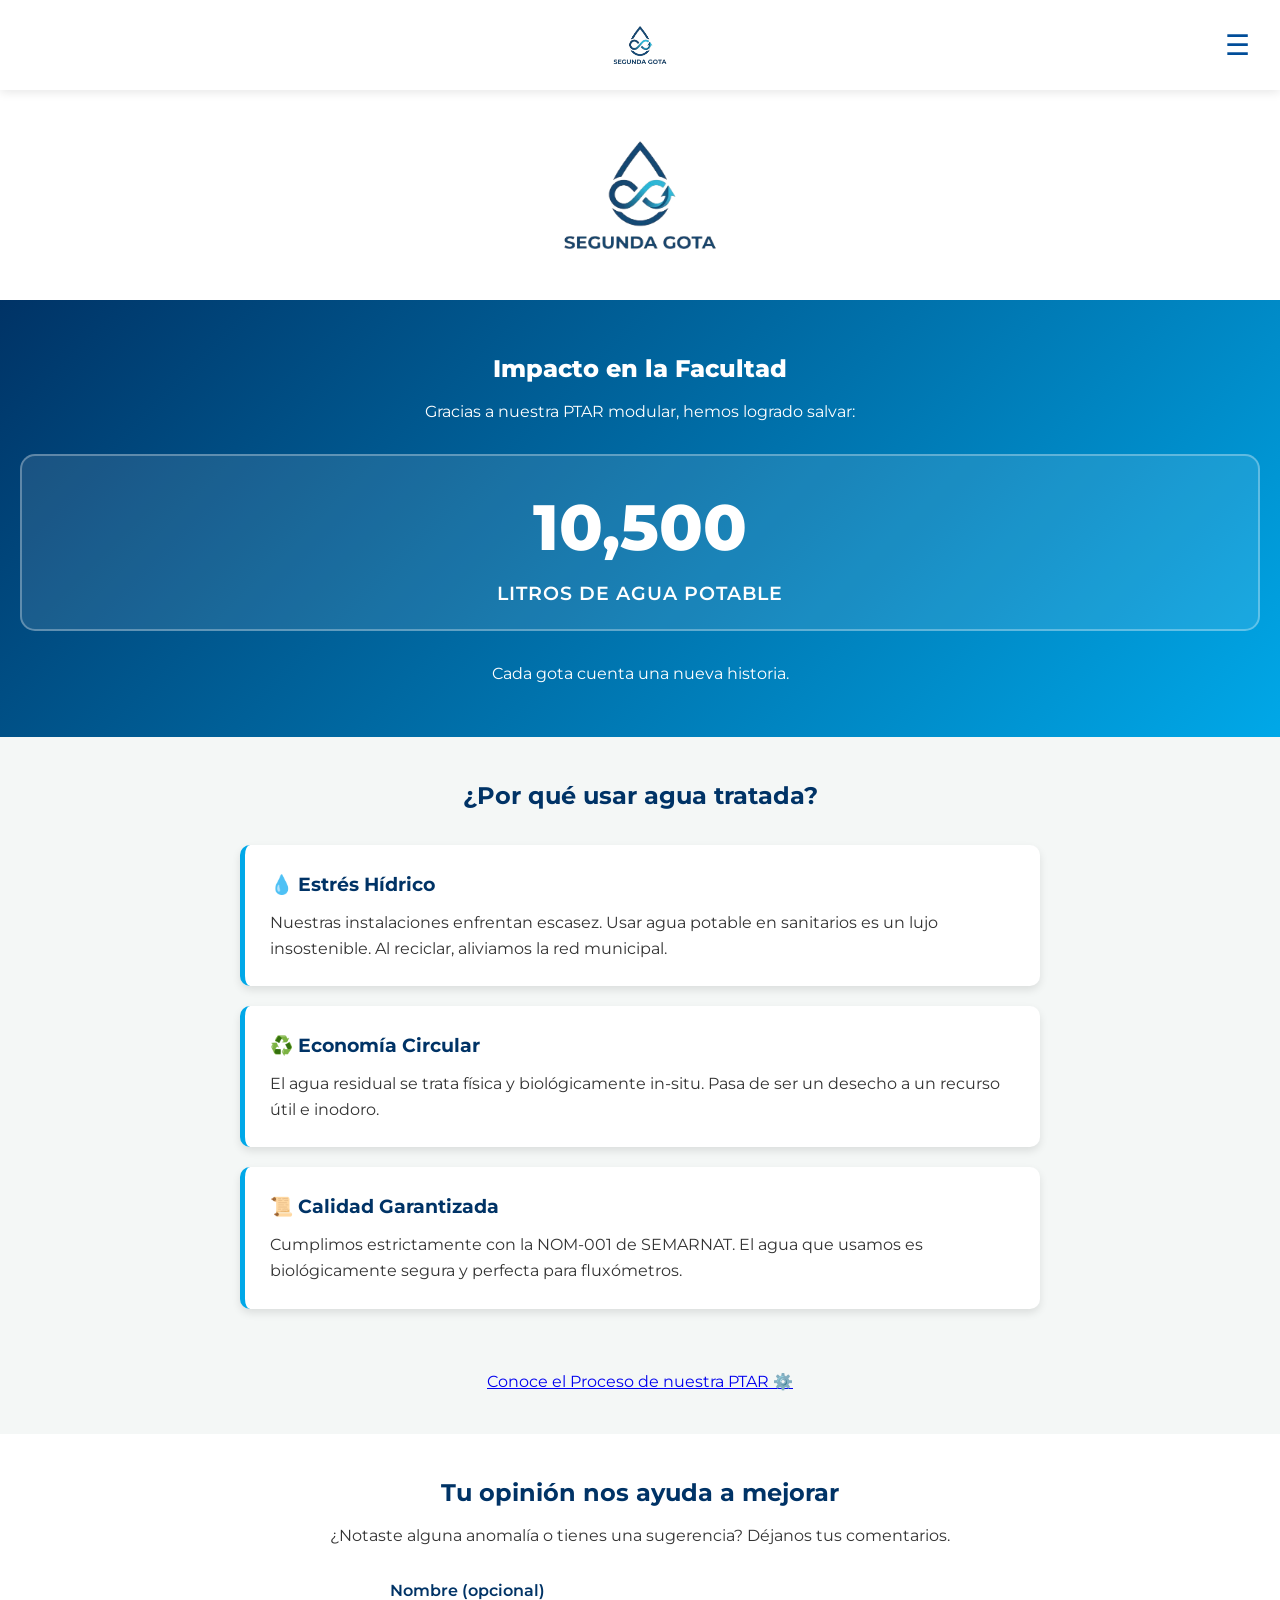
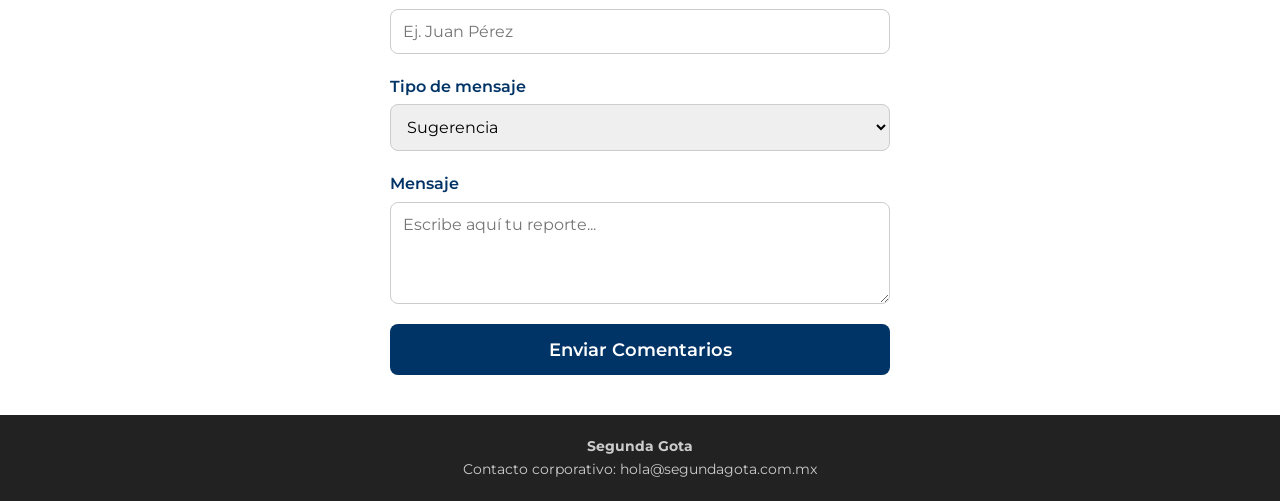
<file: index.html>
<!-- Encabezado con Logo Centrado y Hamburguesa a la Derecha -->
    <header class="main-header">
        <!-- Único logo, centrado -->
        <img src="logo.png" alt="Logo Segunda Gota" class="logo">
        
        <!-- Botón de hamburguesa -->
        <button class="hamburger-btn" id="menu-toggle">☰</button>
    </header>

    <!-- Menú lateral oculto -->
    <nav class="sidebar" id="sidebar-menu">
        <button class="close-btn" id="close-menu">&times;</button>
        <ul class="sidebar-links">
            <li><a href="#" id="btn-inicio">Inicio</a></li>
            <li><a href="#" id="btn-transparencia">Transparencia y Normatividad</a></li>
        </ul>
    </nav>

    <!-- Modal / Sección de Transparencia (El Folleto Digital) -->
    <div class="modal-overlay" id="modal-info">
        <div class="modal-content">
            <button class="close-modal" id="close-modal">&times;</button>
            
            <h2>Segunda Gota: Ingeniería con Conciencia Ambiental</h2>
            <p class="subtitle">Conoce el respaldo legal y técnico que garantiza nuestra tecnología.</p>
            
            <div class="info-section">
                <h3>🏢 Naturaleza Corporativa</h3>
                <p>Somos una <strong>Sociedad por Acciones Simplificada (S.A.S.)</strong> legalmente constituida en México. Nos especializamos en infraestructura hídrica sustentable, operando bajo un modelo de suministro de agua como servicio (WaaS).</p>
            </div>

            <div class="info-section">
                <h3>📜 Nuestro Compromiso Normativo</h3>
                <ul class="normas-list">
                    <li><strong>NOM-001-SEMARNAT-2021:</strong> Cumplimiento estricto de los límites permisibles de contaminantes. Agua 100% segura y libre de olores.</li>
                    <li><strong>NOM-003-SEMARNAT-1997:</strong> Reúso seguro del agua tratada en servicios sanitarios con contacto indirecto.</li>
                    <li><strong>NOM-018 y NOM-004-STPS:</strong> Riguroso sistema de seguridad laboral en el manejo de sustancias y maquinaria.</li>
                    <li><strong>Auditoría Continua:</strong> Monitoreo mensual avalado por laboratorios con certificación <strong>EMA</strong>.</li>
                </ul>
            </div>

            <div class="info-section">
                <h3>👥 El Equipo</h3>
                <ul class="team-list">
                    <li><strong>Alan Avila</strong> - Dirección Ejecutiva y Estrategia Corporativa (CEO)</li>
                    <li><strong>Michel Alexis De la Palma</strong> - Operaciones e Innovación Hídrica (CTO)</li>
                    <li><strong>Fabian Aaron Morales Reyes</strong> - Inteligencia Financiera y Viabilidad (CFO)</li>
                    <li><strong>Víctor Saúl Vargas Hernández</strong> - Desarrollo de Negocios y Relaciones Institucionales (CMO)</li>
                </ul>
            </div>
        </div>
    </div>
<!DOCTYPE html>
<html lang="es">
<head>
    <meta charset="UTF-8">
    <meta name="viewport" content="width=device-width, initial-scale=1.0">
    <title>Segunda Gota - Impacto Hídrico</title>
    <link rel="stylesheet" href="styles.css">
    <!-- Fuente de Google -->
    <link href="https://fonts.googleapis.com/css2?family=Montserrat:wght@400;600;800&display=swap" rel="stylesheet">
</head>
<body>

    <!-- Encabezado con Logo -->
    <header>
        <div class="logo-container">
            <!-- Reemplaza "logo.png" con la ruta real de su logo -->
            <img src="logo.png" alt="Logo Segunda Gota" class="logo">
        </div>
    </header>

    <!-- Sección Principal: Litros Ahorrados -->
    <section class="hero">
        <h1>Impacto en la Facultad</h1>
        <p>Gracias a nuestra PTAR modular, hemos logrado salvar:</p>
        <div class="counter-box">
            <span id="litros-contador" class="numero" data-target="15000">0</span>
            <span class="unidad">Litros de Agua Potable</span>
        </div>
        <p class="subtext">Cada gota cuenta una nueva historia.</p>
    </section>

    <!-- Sección Educativa -->
    <section class="info-educativa">
        <h2>¿Por qué usar agua tratada?</h2>
        <div class="cards-container">
            <div class="card">
                <h3>💧 Estrés Hídrico</h3>
                <p>Nuestras instalaciones enfrentan escasez. Usar agua potable en sanitarios es un lujo insostenible. Al reciclar, aliviamos la red municipal.</p>
            </div>
            <div class="card">
                <h3>♻️ Economía Circular</h3>
                <p>El agua residual se trata física y biológicamente in-situ. Pasa de ser un desecho a un recurso útil e inodoro.</p>
            </div>
            <div class="card">
                <h3>📜 Calidad Garantizada</h3>
                <p>Cumplimos estrictamente con la NOM-001 de SEMARNAT. El agua que usamos es biológicamente segura y perfecta para fluxómetros.</p>
            </div>
            <!-- ESTE ES EL NUEVO BOTÓN -->
        <div style="margin-top: 40px;">
            <a href="proceso.html" class="btn-secundario">Conoce el Proceso de nuestra PTAR ⚙️</a>
        </div>
    </section>
        </div>
    </section>

    <!-- Formulario de Quejas y Sugerencias -->
    <section class="contacto">
        <h2>Tu opinión nos ayuda a mejorar</h2>
        <p>¿Notaste alguna anomalía o tienes una sugerencia? Déjanos tus comentarios.</p>
        
        <form id="feedback-form">
            <div class="form-group">
                <label for="nombre">Nombre (opcional)</label>
                <input type="text" id="nombre" name="nombre" placeholder="Ej. Juan Pérez">
            </div>
            <div class="form-group">
                <label for="tipo">Tipo de mensaje</label>
                <select id="tipo" name="tipo">
                    <option value="sugerencia">Sugerencia</option>
                    <option value="queja">Queja / Falla en sanitario</option>
                    <option value="duda">Duda sobre el proceso</option>
                </select>
            </div>
            <div class="form-group">
                <label for="mensaje">Mensaje</label>
                <textarea id="mensaje" name="mensaje" rows="4" placeholder="Escribe aquí tu reporte..." required></textarea>
            </div>
            <button type="submit" class="btn-submit">Enviar Comentarios</button>
        </form>
    </section>

    <!-- Pie de página -->
    <footer>
        <p><strong>Segunda Gota</strong>
        <p>Contacto corporativo: hola@segundagota.com.mx</p>
    </footer>

    <script src="script.js"></script>
</body>
</html>
</file>
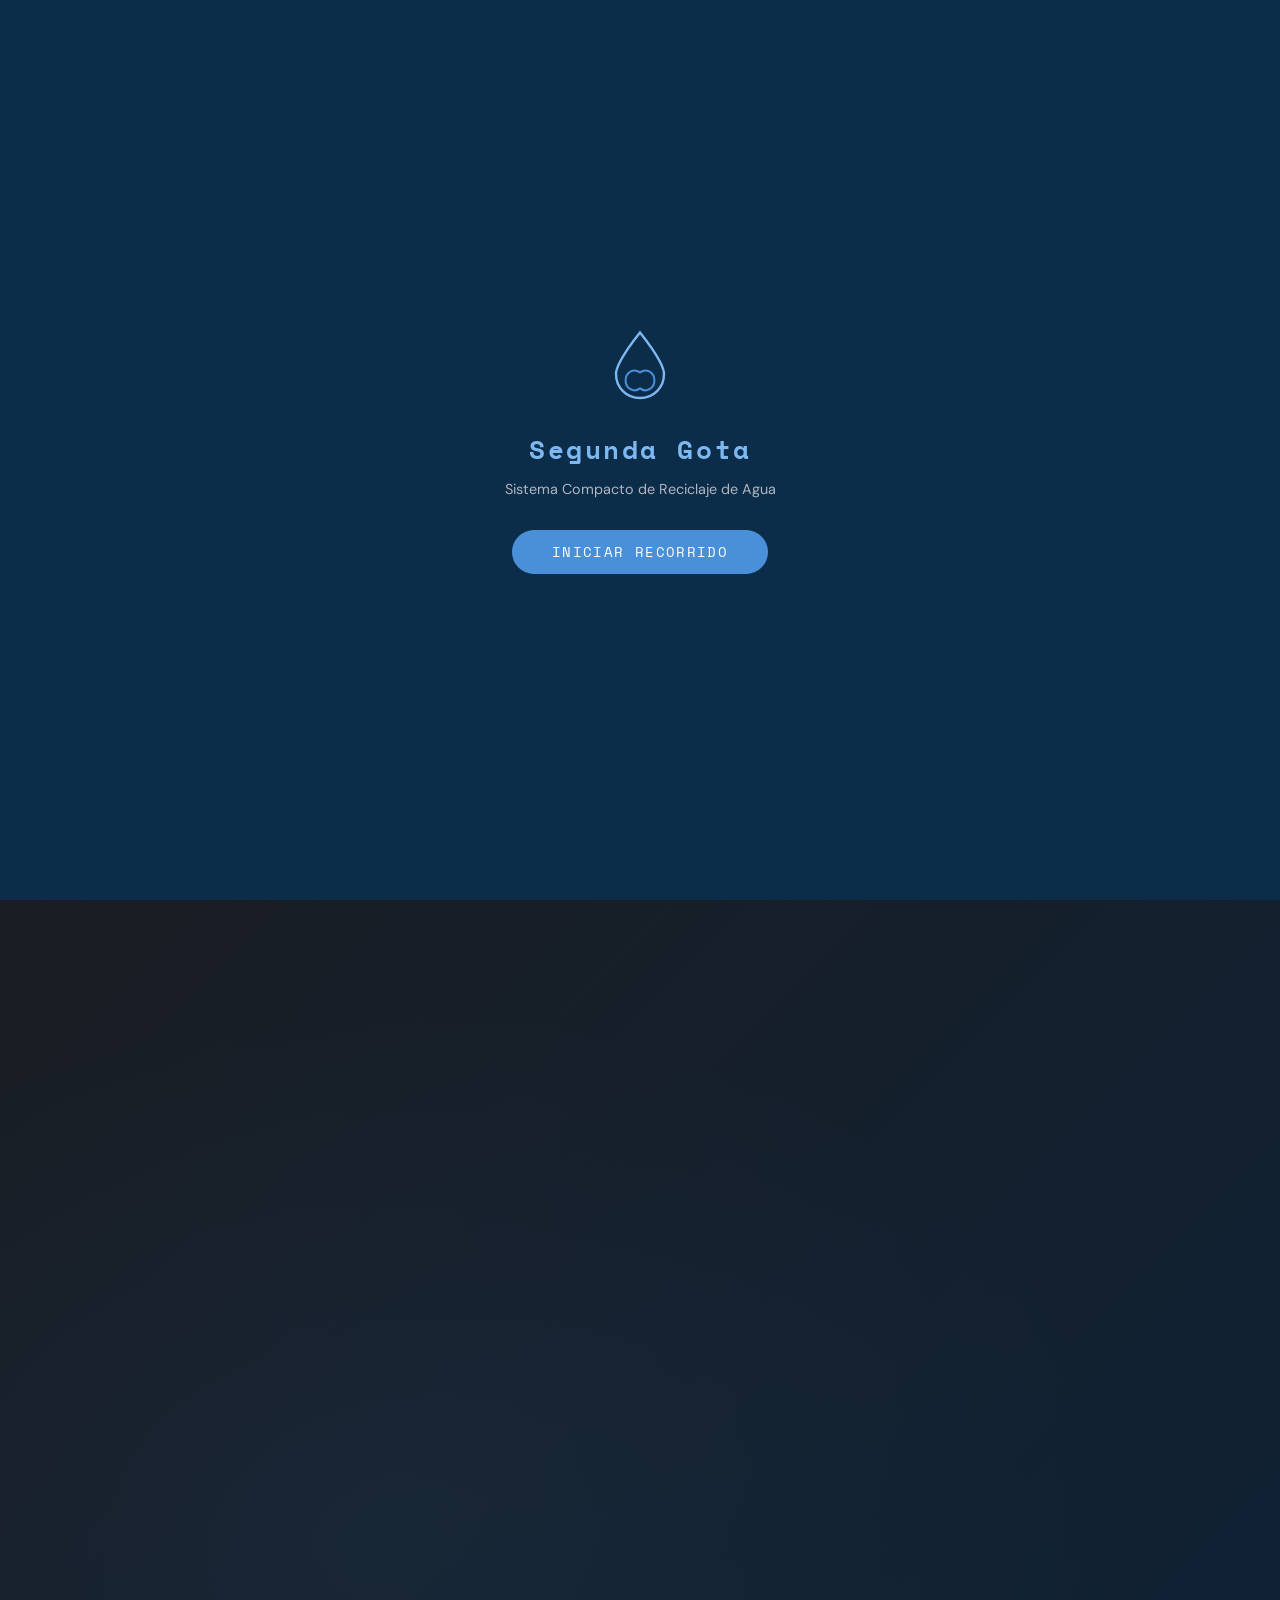
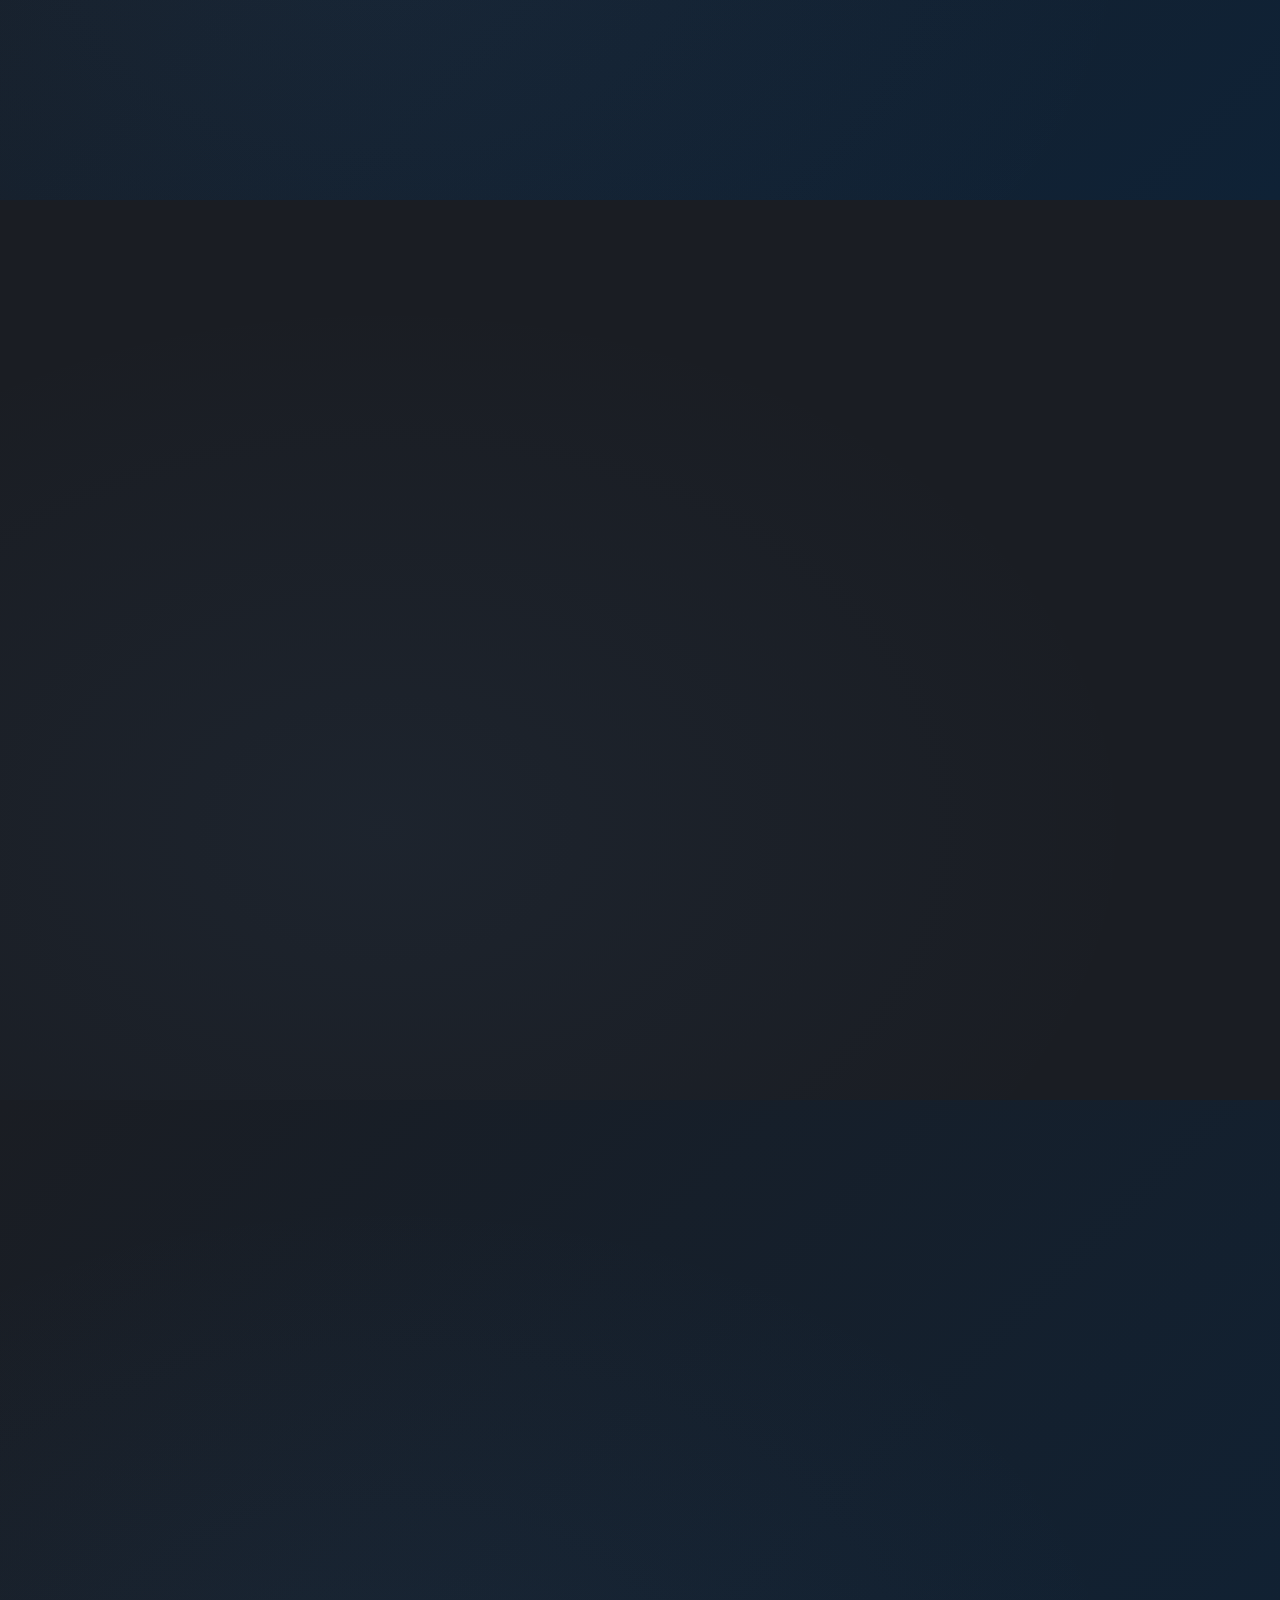
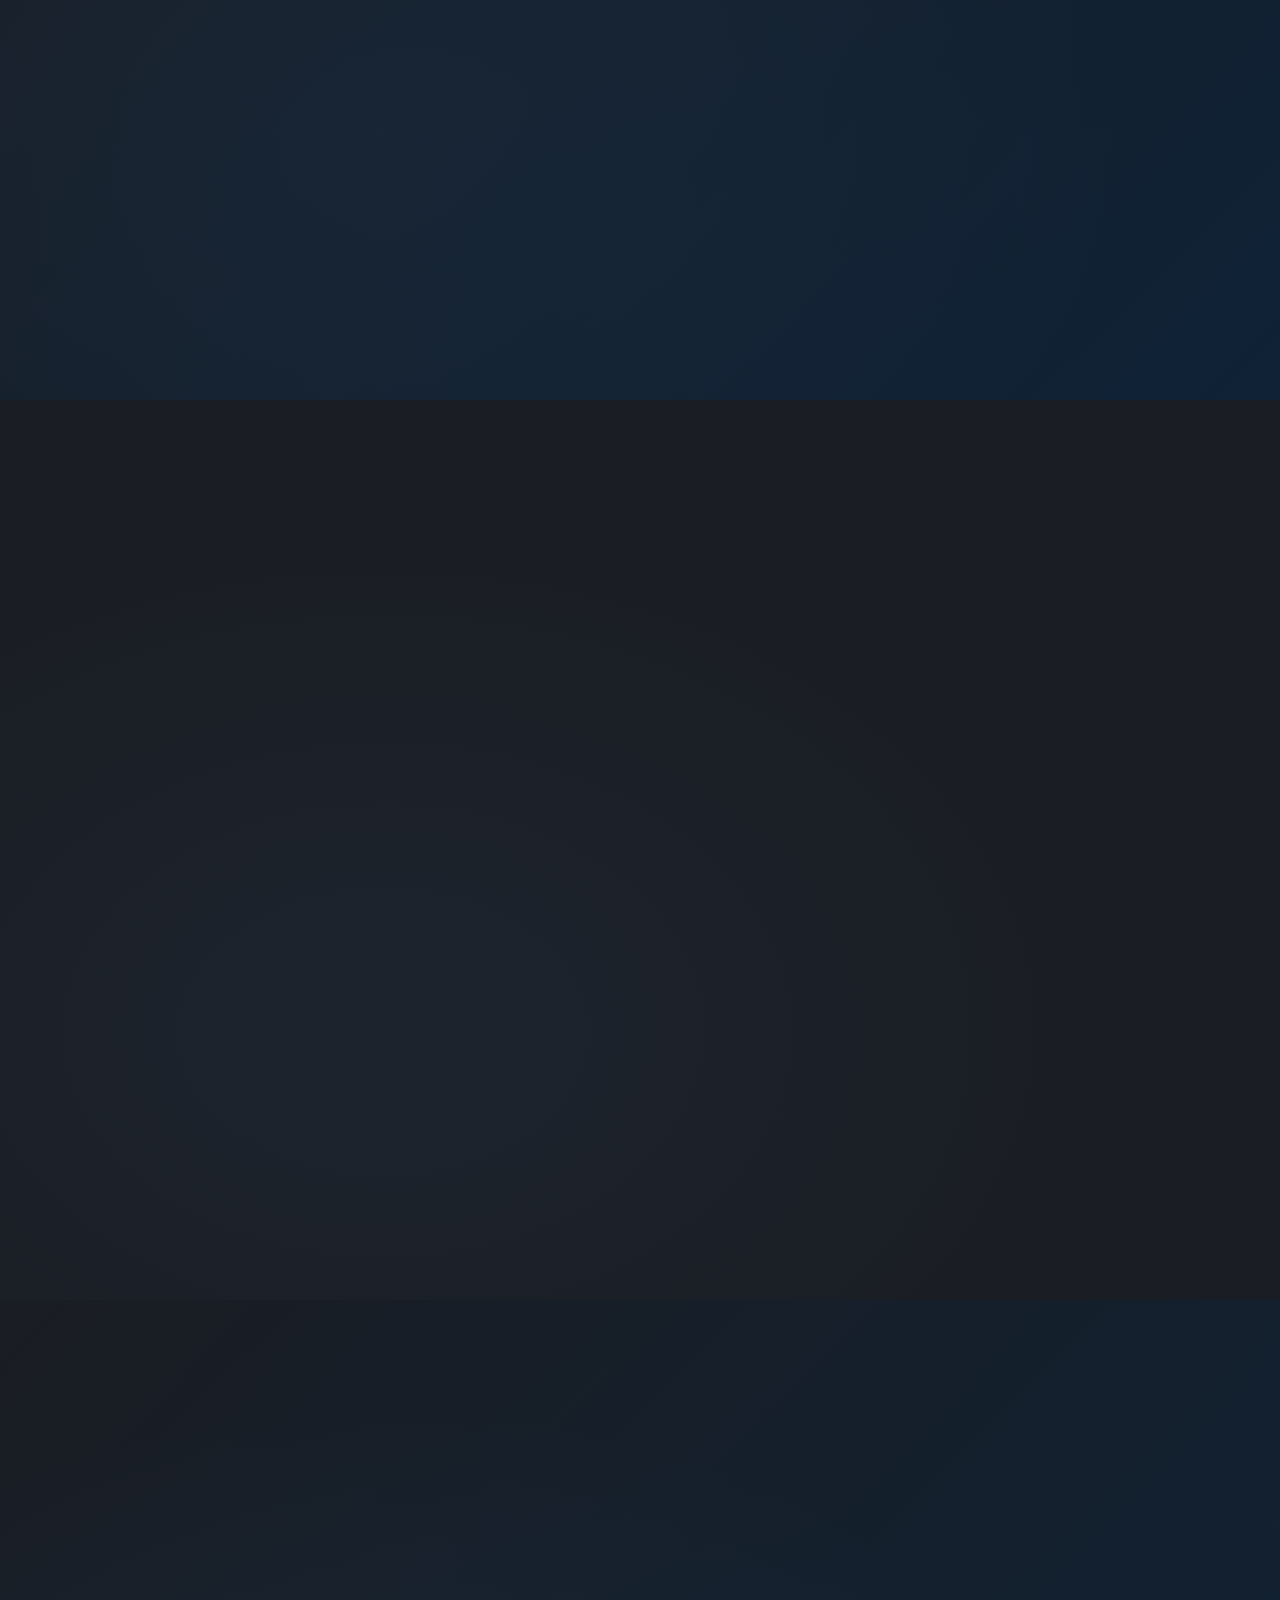
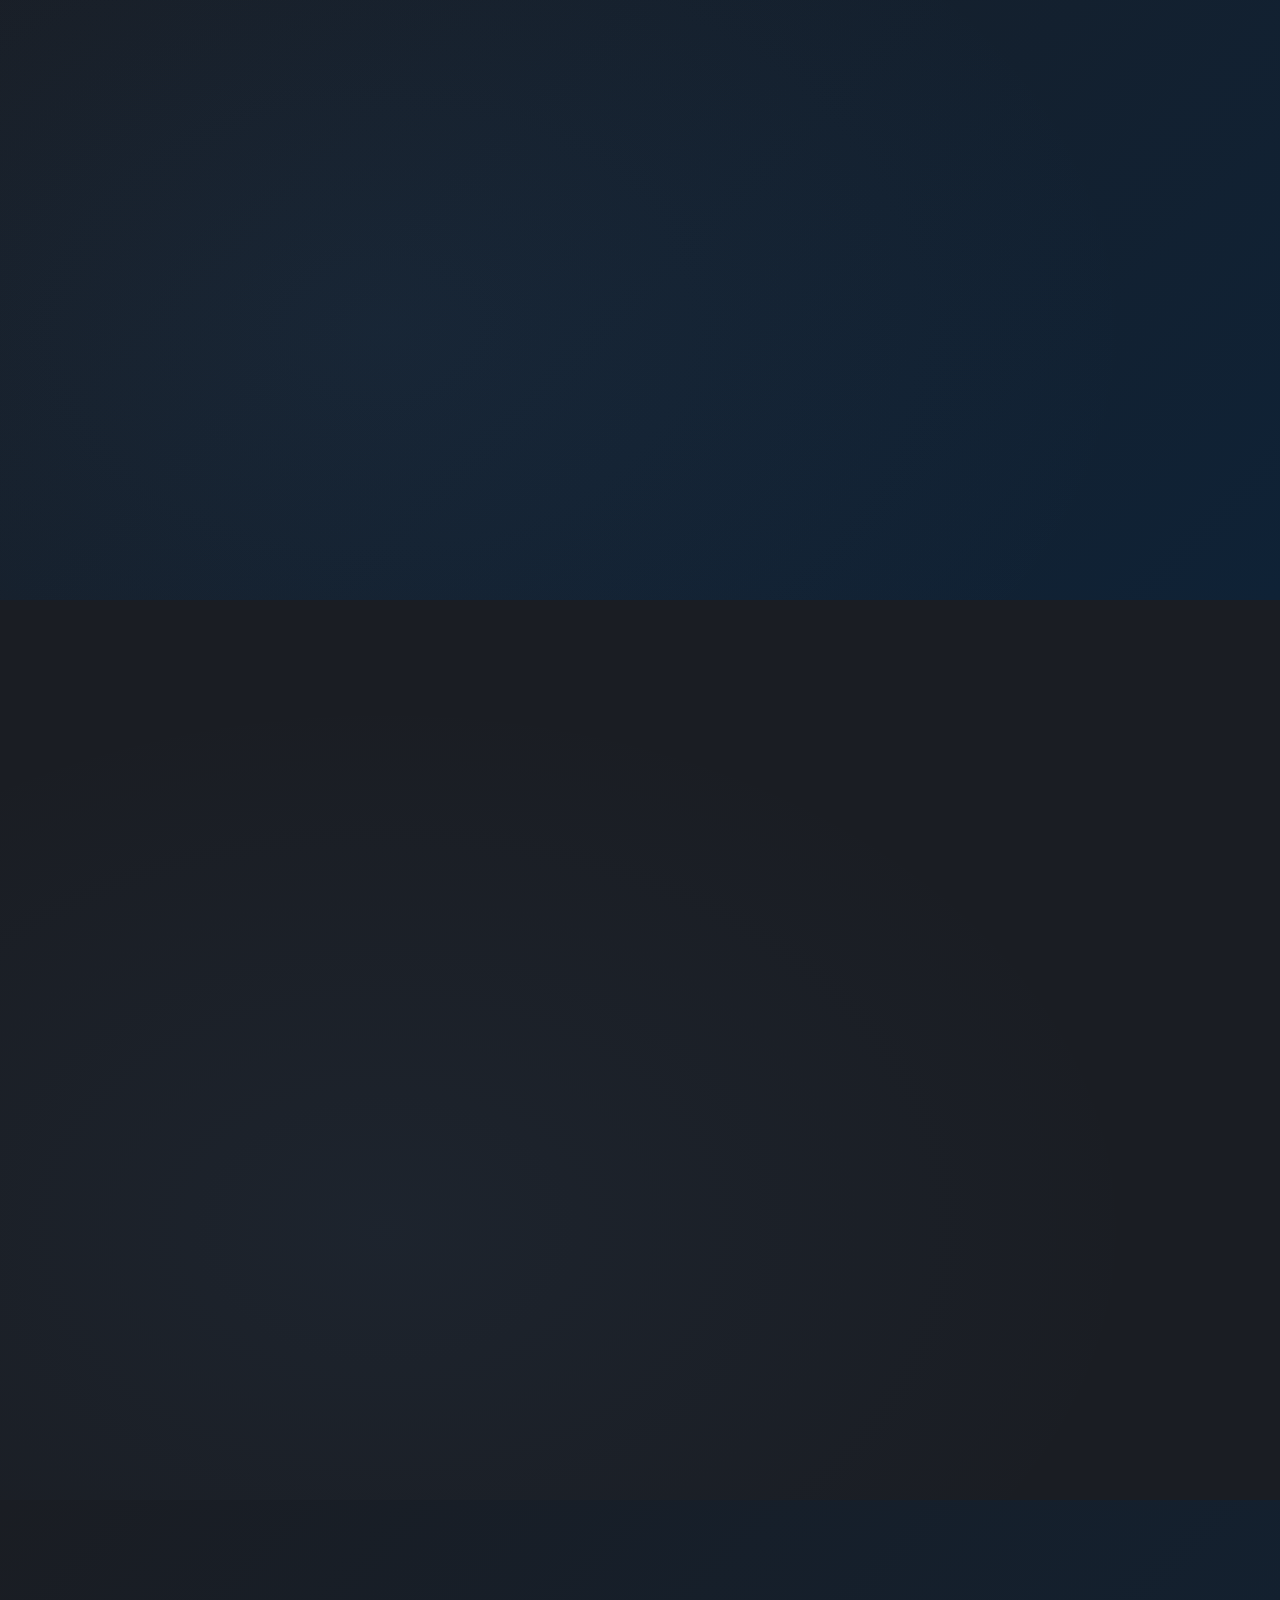
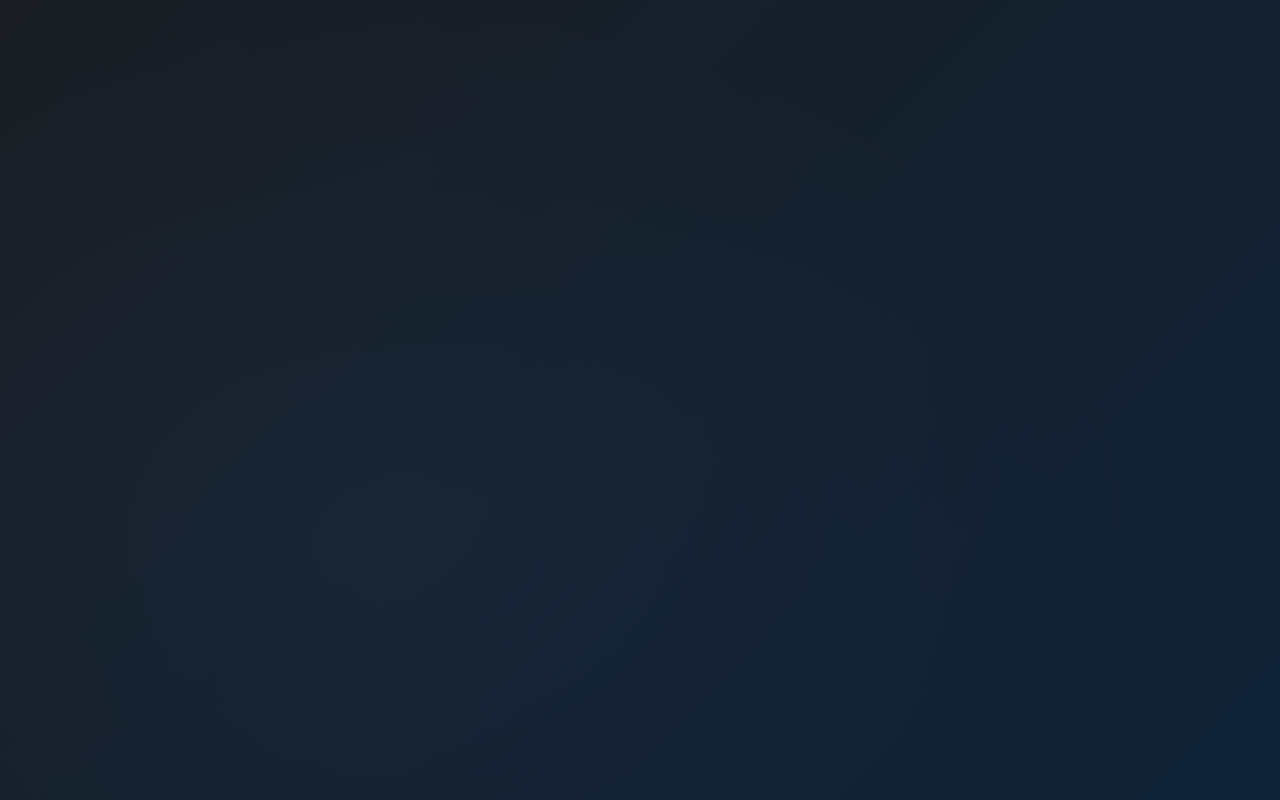
<file: proceso.html>
<!DOCTYPE html>
<html lang="es">
<head>
<meta charset="UTF-8">
<meta name="viewport" content="width=device-width, initial-scale=1.0">
<title>Segunda Gota — Proceso de Tratamiento de Agua</title>
<link href="https://fonts.googleapis.com/css2?family=DM+Sans:ital,wght@0,400;0,500;0,700&family=Space+Mono:wght@400;700&display=swap" rel="stylesheet">
<style>
/* === RESET & BASE === */
*,*::before,*::after{margin:0;padding:0;box-sizing:border-box}
:root{
  --blue-900:#0c2d4a;--blue-800:#1a4a7a;--blue-700:#1e5a94;
  --blue-500:#4a90d9;--blue-300:#7eb8f0;--blue-100:#d0e6fa;
  --gray-900:#1a1d23;--gray-700:#3a3f4b;--gray-500:#6b7280;
  --gray-300:#b0b5bf;--gray-100:#e8eaed;--gray-50:#f4f5f7;
  --brown-dirty:#8b6914;--brown-water:#a07828;--green-ok:#2d8a56;
  --stage-dur:8s;
}
html{scroll-behavior:smooth}
body{
  font-family:'DM Sans',sans-serif;background:var(--gray-900);
  color:var(--gray-100);overflow-x:hidden;
}

/* === GLOBAL WATER PARTICLE LAYER === */
.water-particles{position:fixed;top:0;left:0;width:100%;height:100%;pointer-events:none;z-index:0;opacity:.12}
.water-particles span{
  position:absolute;display:block;width:4px;height:4px;
  background:var(--blue-500);border-radius:50%;
  animation:floatUp 6s linear infinite;
}
@keyframes floatUp{
  0%{transform:translateY(100vh) scale(0);opacity:0}
  10%{opacity:1}
  90%{opacity:1}
  100%{transform:translateY(-10vh) scale(1);opacity:0}
}

/* === HEADER / LOGO === */
.brand-header{
  position:fixed;top:0;left:0;width:100%;z-index:100;
  padding:1rem 2rem;display:flex;align-items:center;gap:.75rem;
  background:linear-gradient(180deg,rgba(12,45,74,.95) 0%,rgba(12,45,74,0) 100%);
  pointer-events:none;
}
.brand-header svg{width:36px;height:36px}
.brand-header h1{
  font-family:'Space Mono',monospace;font-size:.85rem;
  letter-spacing:.15em;text-transform:uppercase;color:var(--blue-300);
  font-weight:700;
}

/* === PROGRESS BAR === */
.progress-track{
  position:fixed;top:0;left:0;width:100%;height:3px;
  background:rgba(255,255,255,.08);z-index:200;
}
.progress-fill{
  height:100%;background:linear-gradient(90deg,var(--blue-500),var(--blue-300));
  width:0%;transition:width .6s cubic-bezier(.4,0,.2,1);
}

/* === STAGE NAV DOTS === */
.stage-nav{
  position:fixed;right:1.5rem;top:50%;transform:translateY(-50%);
  z-index:150;display:flex;flex-direction:column;gap:.6rem;
}
.stage-nav button{
  width:12px;height:12px;border-radius:50%;border:2px solid var(--blue-500);
  background:transparent;cursor:pointer;transition:all .3s;
  position:relative;
}
.stage-nav button.active{background:var(--blue-500);box-shadow:0 0 12px var(--blue-500)}
.stage-nav button .tooltip{
  position:absolute;right:22px;top:50%;transform:translateY(-50%);
  background:var(--blue-800);color:var(--blue-100);padding:.25rem .6rem;
  border-radius:4px;font-size:.65rem;white-space:nowrap;opacity:0;
  pointer-events:none;transition:opacity .2s;font-family:'Space Mono',monospace;
}
.stage-nav button:hover .tooltip{opacity:1}

/* === CONTROLS === */
.controls{
  position:fixed;bottom:1.5rem;left:50%;transform:translateX(-50%);
  z-index:150;display:flex;align-items:center;gap:1rem;
  background:rgba(12,45,74,.85);backdrop-filter:blur(12px);
  border:1px solid rgba(74,144,217,.25);border-radius:2rem;
  padding:.5rem 1.5rem;
}
.controls button{
  background:none;border:none;color:var(--blue-300);cursor:pointer;
  width:36px;height:36px;display:flex;align-items:center;justify-content:center;
  border-radius:50%;transition:all .2s;font-size:1.1rem;
}
.controls button:hover{background:rgba(74,144,217,.2)}
.controls .stage-label{
  font-family:'Space Mono',monospace;font-size:.7rem;
  color:var(--blue-300);min-width:80px;text-align:center;
}

/* === STAGE CONTAINER === */
.stage{
  width:100%;min-height:100vh;position:relative;
  display:flex;align-items:center;justify-content:center;
  padding:5rem 2rem;overflow:hidden;
}
.stage-inner{
  max-width:1100px;width:100%;display:grid;
  grid-template-columns:1fr 1.2fr;gap:3rem;align-items:center;
  opacity:0;transform:translateY(40px);
  transition:opacity .8s cubic-bezier(.4,0,.2,1),transform .8s cubic-bezier(.4,0,.2,1);
}
.stage.visible .stage-inner{opacity:1;transform:translateY(0)}

.stage-text{z-index:2}
.stage-number{
  font-family:'Space Mono',monospace;font-size:.7rem;
  color:var(--blue-500);letter-spacing:.2em;margin-bottom:.5rem;
  text-transform:uppercase;
}
.stage-title{
  font-size:clamp(1.4rem,3vw,2.2rem);font-weight:700;
  color:#fff;line-height:1.2;margin-bottom:1rem;
}
.stage-title span{color:var(--blue-500)}
.stage-desc{
  font-size:.95rem;line-height:1.7;color:var(--gray-300);max-width:440px;
}

/* === SVG DIAGRAM AREA === */
.diagram{
  position:relative;width:100%;aspect-ratio:4/3;
  background:rgba(26,74,122,.06);border:1px solid rgba(74,144,217,.15);
  border-radius:12px;overflow:hidden;
}
.diagram svg{width:100%;height:100%}

/* === STAGE BACKGROUNDS === */
.stage:nth-child(odd){background:var(--gray-900)}
.stage:nth-child(even){background:linear-gradient(135deg,var(--gray-900) 0%,#0f2236 100%)}
.stage::before{
  content:'';position:absolute;inset:0;
  background:radial-gradient(ellipse at 30% 70%,rgba(74,144,217,.06) 0%,transparent 60%);
  pointer-events:none;
}

/* === WATER FLOW ANIMATIONS === */
@keyframes flowRight{0%{transform:translateX(-100%)}100%{transform:translateX(200%)}}
@keyframes flowDown{0%{transform:translateY(-100%)}100%{transform:translateY(200%)}}
@keyframes pulse{0%,100%{opacity:.4}50%{opacity:1}}
@keyframes bubbleUp{
  0%{transform:translateY(0) scale(1);opacity:.7}
  100%{transform:translateY(-30px) scale(.3);opacity:0}
}
@keyframes spin{0%{transform:rotate(0)}100%{transform:rotate(360deg)}}
@keyframes pumpAction{0%,100%{transform:scaleY(1)}50%{transform:scaleY(.85)}}
@keyframes drip{
  0%{transform:translateY(0);opacity:1}
  80%{opacity:1}100%{transform:translateY(20px);opacity:0}
}
@keyframes shakeX{0%,100%{transform:translateX(0)}25%{transform:translateX(-2px)}75%{transform:translateX(2px)}}
@keyframes fadeInScale{0%{transform:scale(.8);opacity:0}100%{transform:scale(1);opacity:1}}
@keyframes waveMove{0%{d:path("M0,20 Q25,10 50,20 T100,20")}50%{d:path("M0,20 Q25,30 50,20 T100,20")}100%{d:path("M0,20 Q25,10 50,20 T100,20")}}
@keyframes particleFlow{
  0%{offset-distance:0%}
  100%{offset-distance:100%}
}

/* color classes for water */
.water-dirty{fill:#a07828;stroke:#8b6914}
.water-semi{fill:#6a8a5a;stroke:#5a7a4a}
.water-clear{fill:var(--blue-500);stroke:var(--blue-700)}
.water-clean{fill:var(--blue-300);stroke:var(--blue-500)}

/* pipe styling */
.pipe{fill:var(--gray-500);stroke:var(--gray-700);stroke-width:1}
.tank{fill:var(--gray-700);stroke:var(--gray-500);stroke-width:1.5}
.equipment{fill:var(--gray-500);stroke:var(--gray-300);stroke-width:1}

/* flow particle */
.flow-particle{
  animation:particleFlow 2s linear infinite;
}

/* === INTRO OVERLAY === */
.intro-overlay{
  position:fixed;inset:0;z-index:500;
  background:var(--blue-900);
  display:flex;flex-direction:column;align-items:center;justify-content:center;
  transition:opacity .8s,visibility .8s;
}
.intro-overlay.hidden{opacity:0;visibility:hidden;pointer-events:none}
.intro-overlay svg{width:80px;height:80px;margin-bottom:1.5rem;animation:fadeInScale 1s ease}
.intro-overlay h2{
  font-family:'Space Mono',monospace;font-size:1.6rem;
  color:var(--blue-300);letter-spacing:.1em;animation:fadeInScale 1s ease .2s both;
}
.intro-overlay p{
  color:var(--gray-300);margin-top:.75rem;font-size:.9rem;
  animation:fadeInScale 1s ease .4s both;
}
.intro-overlay .start-btn{
  margin-top:2rem;padding:.75rem 2.5rem;
  background:var(--blue-500);color:#fff;border:none;
  border-radius:2rem;font-family:'Space Mono',monospace;
  font-size:.85rem;cursor:pointer;letter-spacing:.1em;
  animation:fadeInScale 1s ease .6s both;
  transition:background .2s;
}
.intro-overlay .start-btn:hover{background:var(--blue-700)}

/* === RESPONSIVE === */
@media(max-width:768px){
  .stage-inner{grid-template-columns:1fr;gap:1.5rem}
  .stage{padding:6rem 1.5rem 3rem}
  .stage-nav{display:none}
  .controls{bottom:.75rem;padding:.4rem 1rem}
  .diagram{aspect-ratio:1/1}
}
</style>
</head>
<body>

<!-- FLOATING WATER PARTICLES -->
<div class="water-particles" id="particles"></div>

<!-- PROGRESS BAR -->
<div class="progress-track"><div class="progress-fill" id="progressFill"></div></div>

<!-- BRAND HEADER -->
<div class="brand-header">
  <svg viewBox="0 0 100 100" fill="none">
    <path d="M50 8 C50 8 20 45 20 60 C20 77 33 90 50 90 C67 90 80 77 80 60 C80 45 50 8 50 8Z" fill="none" stroke="#7eb8f0" stroke-width="3"/>
    <path d="M32 68 C32 58 42 52 50 58 C58 52 68 58 68 68 C68 78 58 84 50 78 C42 84 32 78 32 68Z" fill="none" stroke="#4a90d9" stroke-width="2.5"/>
  </svg>
  <h1>Segunda Gota</h1>
</div>

<!-- STAGE NAV -->
<div class="stage-nav" id="stageNav"></div>

<!-- INTRO OVERLAY -->
<div class="intro-overlay" id="introOverlay">
  <svg viewBox="0 0 100 100" fill="none">
    <path d="M50 8 C50 8 20 45 20 60 C20 77 33 90 50 90 C67 90 80 77 80 60 C80 45 50 8 50 8Z" fill="none" stroke="#7eb8f0" stroke-width="3"/>
    <path d="M32 68 C32 58 42 52 50 58 C58 52 68 58 68 68 C68 78 58 84 50 78 C42 84 32 78 32 68Z" fill="none" stroke="#4a90d9" stroke-width="2.5"/>
  </svg>
  <h2>Segunda Gota</h2>
  <p>Sistema Compacto de Reciclaje de Agua</p>
  <button class="start-btn" onclick="startPresentation()">INICIAR RECORRIDO</button>
</div>

<!-- === STAGES === -->
<main id="stagesContainer">

<!-- STAGE 1 -->
<section class="stage" data-stage="1">
<div class="stage-inner">
  <div class="stage-text">
    <div class="stage-number">Etapa 01</div>
    <h2 class="stage-title">Captación <span>In Situ</span></h2>
    <p class="stage-desc">El agua residual fluye desde los lavabos e inodoros del edificio hacia los registros de captación. Una válvula de desvío redirige el flujo y una bomba sumergible lo extrae hacia el módulo de tratamiento Segunda Gota.</p>
  </div>
  <div class="diagram">
    <svg viewBox="0 0 400 300" id="svg1">
      <!-- Building -->
      <rect x="20" y="20" width="100" height="140" rx="3" fill="#2a3040" stroke="#4a5568" stroke-width="1.5"/>
      <text x="70" y="15" text-anchor="middle" fill="#7eb8f0" font-size="9" font-family="Space Mono">EDIFICIO</text>
      <!-- Windows -->
      <rect x="35" y="35" width="18" height="14" rx="1" fill="#1a2530" stroke="#4a90d9" stroke-width=".5"/>
      <rect x="65" y="35" width="18" height="14" rx="1" fill="#1a2530" stroke="#4a90d9" stroke-width=".5"/>
      <rect x="95" y="35" width="18" height="14" rx="1" fill="#1a2530" stroke="#4a90d9" stroke-width=".5"/>
      <rect x="35" y="60" width="18" height="14" rx="1" fill="#1a2530" stroke="#4a90d9" stroke-width=".5"/>
      <rect x="65" y="60" width="18" height="14" rx="1" fill="#1a2530" stroke="#4a90d9" stroke-width=".5"/>
      <rect x="95" y="60" width="18" height="14" rx="1" fill="#1a2530" stroke="#4a90d9" stroke-width=".5"/>
      <!-- Sink icon -->
      <rect x="40" y="90" width="25" height="4" rx="1" fill="#6b7280"/>
      <rect x="49" y="94" width="7" height="10" rx="0" fill="#6b7280"/>
      <text x="52" y="115" text-anchor="middle" fill="#9ca3af" font-size="6">Lavabo</text>
      <!-- Toilet icon -->
      <rect x="80" y="88" width="16" height="18" rx="3" fill="#6b7280"/>
      <rect x="83" y="85" width="10" height="5" rx="1" fill="#6b7280"/>
      <text x="88" y="115" text-anchor="middle" fill="#9ca3af" font-size="6">WC</text>
      <!-- Drain pipes from building -->
      <rect x="50" y="130" width="6" height="40" rx="1" fill="#4a5568"/>
      <rect x="86" y="130" width="6" height="40" rx="1" fill="#4a5568"/>
      <!-- Horizontal collector pipe -->
      <rect x="50" y="168" width="200" height="8" rx="2" fill="#4a5568" stroke="#6b7280" stroke-width="1"/>
      <text x="150" y="165" text-anchor="middle" fill="#9ca3af" font-size="7">Colector Principal</text>
      <!-- Flow particles in pipes -->
      <circle r="3" fill="#a07828" opacity=".8"><animateMotion dur="2s" repeatCount="indefinite" path="M53,130 L53,172"/></circle>
      <circle r="3" fill="#a07828" opacity=".8"><animateMotion dur="2.2s" repeatCount="indefinite" path="M89,130 L89,172"/></circle>
      <circle r="2.5" fill="#a07828" opacity=".7"><animateMotion dur="3s" repeatCount="indefinite" path="M53,172 L250,172"/></circle>
      <circle r="2.5" fill="#a07828" opacity=".7"><animateMotion dur="3.5s" repeatCount="indefinite" path="M80,172 L250,172"/></circle>
      <!-- Diversion valve -->
      <g transform="translate(200,164)">
        <polygon points="0,0 16,8 0,16" fill="#d97706" stroke="#b45309" stroke-width="1">
          <animateTransform attributeName="transform" type="rotate" from="0 8 8" to="-30 8 8" dur="2s" repeatCount="indefinite" values="0 8 8;-30 8 8;0 8 8" keyTimes="0;0.5;1"/>
        </polygon>
        <text x="8" y="26" text-anchor="middle" fill="#f59e0b" font-size="6" font-weight="bold">Válvula</text>
      </g>
      <!-- Diverted pipe going down -->
      <rect x="213" y="178" width="6" height="50" rx="1" fill="#4a5568"/>
      <!-- Submersible pump -->
      <g transform="translate(200,228)">
        <rect x="0" y="0" width="32" height="24" rx="3" fill="#1e5a94" stroke="#4a90d9" stroke-width="1.5">
          <animate attributeName="opacity" values="1;.7;1" dur="1s" repeatCount="indefinite"/>
        </rect>
        <circle cx="16" cy="12" r="6" fill="none" stroke="#7eb8f0" stroke-width="1.5">
          <animateTransform attributeName="transform" type="rotate" from="0 16 12" to="360 16 12" dur="1s" repeatCount="indefinite"/>
        </circle>
        <line x1="16" y1="6" x2="16" y2="12" stroke="#7eb8f0" stroke-width="1.5">
          <animateTransform attributeName="transform" type="rotate" from="0 16 12" to="360 16 12" dur="1s" repeatCount="indefinite"/>
        </line>
        <text x="16" y="36" text-anchor="middle" fill="#7eb8f0" font-size="6">Bomba Sumergible</text>
      </g>
      <!-- Output pipe to treatment -->
      <rect x="232" y="234" width="80" height="6" rx="1" fill="#4a5568"/>
      <circle r="3" fill="#a07828" opacity=".8"><animateMotion dur="1.5s" repeatCount="indefinite" path="M216,172 L216,240"/></circle>
      <circle r="3" fill="#a07828" opacity=".8"><animateMotion dur="2s" repeatCount="indefinite" path="M234,237 L312,237"/></circle>
      <!-- Treatment module -->
      <g transform="translate(310,210)">
        <rect x="0" y="0" width="70" height="55" rx="5" fill="#1a4a7a" stroke="#4a90d9" stroke-width="2"/>
        <text x="35" y="22" text-anchor="middle" fill="#7eb8f0" font-size="7" font-weight="bold">SEGUNDA</text>
        <text x="35" y="33" text-anchor="middle" fill="#7eb8f0" font-size="7" font-weight="bold">GOTA</text>
        <text x="35" y="46" text-anchor="middle" fill="#4a90d9" font-size="5">Módulo PTAR</text>
      </g>
      <!-- Water color legend -->
      <circle cx="30" cy="280" r="5" fill="#a07828"/>
      <text x="40" y="283" fill="#9ca3af" font-size="7">Agua residual</text>
    </svg>
  </div>
</div>
</section>

<!-- STAGE 2 -->
<section class="stage" data-stage="2">
<div class="stage-inner">
  <div class="stage-text">
    <div class="stage-number">Etapa 02</div>
    <h2 class="stage-title">Pretratamiento <span>Mecánico</span></h2>
    <p class="stage-desc">El agua ingresa al sistema de cribado con rejillas finas que retienen sólidos gruesos — cabello, plásticos, residuos orgánicos. Posteriormente pasa por un desarenador que decanta arenas y protege los equipos posteriores.</p>
  </div>
  <div class="diagram">
    <svg viewBox="0 0 400 300" id="svg2">
      <!-- Input pipe -->
      <rect x="10" y="100" width="60" height="8" rx="2" fill="#4a5568"/>
      <text x="40" y="96" text-anchor="middle" fill="#9ca3af" font-size="7">Entrada</text>
      <!-- Flow particles -->
      <circle r="3" fill="#a07828" opacity=".8"><animateMotion dur="1.5s" repeatCount="indefinite" path="M10,104 L70,104"/></circle>
      <circle r="2" fill="#705a20" opacity=".6"><animateMotion dur="1.8s" repeatCount="indefinite" path="M10,104 L70,104"/></circle>
      <!-- Screening unit -->
      <g transform="translate(70,60)">
        <rect x="0" y="0" width="100" height="90" rx="4" fill="#2a3040" stroke="#6b7280" stroke-width="1.5"/>
        <text x="50" y="-6" text-anchor="middle" fill="#7eb8f0" font-size="8" font-weight="bold">CRIBADO</text>
        <!-- Grill bars -->
        <line x1="20" y1="5" x2="20" y2="85" stroke="#9ca3af" stroke-width="2"/>
        <line x1="32" y1="5" x2="32" y2="85" stroke="#9ca3af" stroke-width="2"/>
        <line x1="44" y1="5" x2="44" y2="85" stroke="#9ca3af" stroke-width="2"/>
        <line x1="56" y1="5" x2="56" y2="85" stroke="#9ca3af" stroke-width="2"/>
        <line x1="68" y1="5" x2="68" y2="85" stroke="#9ca3af" stroke-width="2"/>
        <line x1="80" y1="5" x2="80" y2="85" stroke="#9ca3af" stroke-width="2"/>
        <!-- Trapped solids -->
        <circle cx="26" cy="30" r="4" fill="#705a20" opacity=".8"><animate attributeName="opacity" values="0;.8;.8" dur="3s" repeatCount="indefinite"/></circle>
        <rect x="38" y="50" width="5" height="3" rx="1" fill="#8b6914" opacity=".7"><animate attributeName="opacity" values="0;.7;.7" dur="3.5s" repeatCount="indefinite"/></rect>
        <circle cx="50" cy="25" r="3" fill="#6b5a20" opacity=".6"><animate attributeName="opacity" values="0;.6;.6" dur="4s" repeatCount="indefinite"/></circle>
        <rect x="62" y="60" width="4" height="4" rx="1" fill="#8b6914" opacity=".7"><animate attributeName="opacity" values="0;.7;.7" dur="2.8s" repeatCount="indefinite"/></rect>
        <circle cx="74" cy="40" r="3.5" fill="#705a20" opacity=".7"><animate attributeName="opacity" values="0;.7;.7" dur="3.2s" repeatCount="indefinite"/></circle>
        <!-- Water passing through -->
        <circle r="2.5" fill="#a07828" opacity=".7"><animateMotion dur="2s" repeatCount="indefinite" path="M0,44 L90,44"/></circle>
        <!-- Solids collection tray -->
        <rect x="10" y="86" width="80" height="4" rx="1" fill="#4a3010"/>
        <text x="50" y="80" text-anchor="middle" fill="#f59e0b" font-size="5">Sólidos retenidos</text>
      </g>
      <!-- Connecting pipe -->
      <rect x="170" y="100" width="40" height="8" rx="2" fill="#4a5568"/>
      <circle r="2.5" fill="#9a8030" opacity=".7"><animateMotion dur="1s" repeatCount="indefinite" path="M170,104 L210,104"/></circle>
      <!-- Sand trap (desarenador) -->
      <g transform="translate(210,50)">
        <rect x="0" y="0" width="110" height="110" rx="4" fill="#2a3040" stroke="#6b7280" stroke-width="1.5"/>
        <text x="55" y="-6" text-anchor="middle" fill="#7eb8f0" font-size="8" font-weight="bold">DESARENADOR</text>
        <!-- Water level -->
        <rect x="5" y="15" width="100" height="70" rx="2" fill="#8a7025" opacity=".3">
          <animate attributeName="height" values="60;70;60" dur="4s" repeatCount="indefinite"/>
        </rect>
        <!-- Sand settling -->
        <ellipse cx="30" cy="95" rx="8" ry="4" fill="#a08830" opacity=".7"/>
        <ellipse cx="55" cy="97" rx="12" ry="5" fill="#a08830" opacity=".8"/>
        <ellipse cx="80" cy="95" rx="8" ry="4" fill="#a08830" opacity=".7"/>
        <text x="55" y="108" text-anchor="middle" fill="#d97706" font-size="5">Arenas decantadas</text>
        <!-- Bubbles -->
        <circle cx="30" cy="60" r="2" fill="#b0a050" opacity=".4"><animate attributeName="cy" values="70;30" dur="2s" repeatCount="indefinite"/><animate attributeName="opacity" values=".5;0" dur="2s" repeatCount="indefinite"/></circle>
        <circle cx="60" cy="50" r="1.5" fill="#b0a050" opacity=".4"><animate attributeName="cy" values="65;25" dur="2.5s" repeatCount="indefinite"/><animate attributeName="opacity" values=".5;0" dur="2.5s" repeatCount="indefinite"/></circle>
        <circle cx="85" cy="55" r="2" fill="#b0a050" opacity=".4"><animate attributeName="cy" values="68;28" dur="1.8s" repeatCount="indefinite"/><animate attributeName="opacity" values=".5;0" dur="1.8s" repeatCount="indefinite"/></circle>
        <!-- Flow particles out -->
        <circle r="2.5" fill="#9a8838" opacity=".6"><animateMotion dur="2.5s" repeatCount="indefinite" path="M5,40 L105,40"/></circle>
      </g>
      <!-- Output -->
      <rect x="320" y="100" width="60" height="8" rx="2" fill="#4a5568"/>
      <circle r="2.5" fill="#8a9040" opacity=".7"><animateMotion dur="1.5s" repeatCount="indefinite" path="M320,104 L380,104"/></circle>
      <text x="350" y="96" text-anchor="middle" fill="#9ca3af" font-size="7">A Ecualización →</text>
      <!-- Legend -->
      <circle cx="30" cy="250" r="5" fill="#a07828"/><text x="42" y="253" fill="#9ca3af" font-size="7">Agua con sólidos</text>
      <circle cx="30" cy="268" r="5" fill="#8a9040"/><text x="42" y="271" fill="#9ca3af" font-size="7">Agua pretratada</text>
      <rect x="25" y="278" width="10" height="8" rx="1" fill="#a08830"/><text x="42" y="286" fill="#9ca3af" font-size="7">Sólidos/Arena</text>
    </svg>
  </div>
</div>
</section>

<!-- STAGE 3 -->
<section class="stage" data-stage="3">
<div class="stage-inner">
  <div class="stage-text">
    <div class="stage-number">Etapa 03</div>
    <h2 class="stage-title"><span>Ecualización</span></h2>
    <p class="stage-desc">El flujo pretratado llega a un tanque industrial ecualizador que estabiliza el volumen y amortigua los picos de demanda. Esto garantiza un caudal constante y homogéneo para las etapas siguientes del tratamiento.</p>
  </div>
  <div class="diagram">
    <svg viewBox="0 0 400 300" id="svg3">
      <!-- Input pipe -->
      <rect x="10" y="120" width="50" height="8" rx="2" fill="#4a5568"/>
      <circle r="2.5" fill="#8a9040" opacity=".7"><animateMotion dur="1.5s" repeatCount="indefinite" path="M10,124 L60,124"/></circle>
      <!-- Equalization tank -->
      <g transform="translate(70,40)">
        <rect x="0" y="0" width="200" height="180" rx="6" fill="#2a3040" stroke="#6b7280" stroke-width="2"/>
        <text x="100" y="-8" text-anchor="middle" fill="#7eb8f0" font-size="9" font-weight="bold">TANQUE ECUALIZADOR</text>
        <!-- Water body with wave animation -->
        <clipPath id="tankClip"><rect x="5" y="5" width="190" height="170" rx="3"/></clipPath>
        <g clip-path="url(#tankClip)">
          <rect x="5" y="40" width="190" height="135" fill="#6a7a50" opacity=".35">
            <animate attributeName="y" values="50;35;50" dur="5s" repeatCount="indefinite"/>
            <animate attributeName="height" values="125;140;125" dur="5s" repeatCount="indefinite"/>
          </rect>
          <!-- Wave surface -->
          <path d="M5,50 Q55,40 105,50 T205,50" fill="none" stroke="#8a9a60" stroke-width="2" opacity=".6">
            <animate attributeName="d" values="M5,50 Q55,40 105,50 T205,50;M5,50 Q55,60 105,50 T205,50;M5,50 Q55,40 105,50 T205,50" dur="3s" repeatCount="indefinite"/>
          </path>
          <!-- Volume indicator bars -->
          <rect x="175" y="50" width="15" height="120" rx="2" fill="none" stroke="#4a90d9" stroke-width="1" opacity=".5"/>
          <rect x="177" y="70" width="11" height="98" rx="1" fill="#4a90d9" opacity=".3">
            <animate attributeName="y" values="80;60;80" dur="5s" repeatCount="indefinite"/>
            <animate attributeName="height" values="88;108;88" dur="5s" repeatCount="indefinite"/>
          </rect>
          <!-- Flow mixing indicators -->
          <circle cx="60" cy="100" r="15" fill="none" stroke="#8a9a60" stroke-width="1" opacity=".3">
            <animateTransform attributeName="transform" type="rotate" from="0 60 100" to="360 60 100" dur="4s" repeatCount="indefinite"/>
            <animate attributeName="r" values="12;18;12" dur="3s" repeatCount="indefinite"/>
          </circle>
          <circle cx="120" cy="110" r="12" fill="none" stroke="#8a9a60" stroke-width="1" opacity=".3">
            <animateTransform attributeName="transform" type="rotate" from="360 120 110" to="0 120 110" dur="3.5s" repeatCount="indefinite"/>
            <animate attributeName="r" values="10;15;10" dur="3.5s" repeatCount="indefinite"/>
          </circle>
        </g>
        <!-- Tank labels -->
        <text x="100" y="30" text-anchor="middle" fill="#9ca3af" font-size="7">Nivel variable</text>
        <text x="85" y="160" text-anchor="middle" fill="#6b7280" font-size="6">Caudal estabilizado</text>
      </g>
      <!-- Flow rate graph -->
      <g transform="translate(290,50)">
        <text x="45" y="-5" text-anchor="middle" fill="#7eb8f0" font-size="7" font-weight="bold">Caudal</text>
        <rect x="0" y="0" width="90" height="70" rx="3" fill="#1a2530" stroke="#4a5568" stroke-width="1"/>
        <!-- Input spikes -->
        <polyline points="5,55 15,20 25,50 35,10 45,45 55,15 65,50 75,30 85,48" fill="none" stroke="#d97706" stroke-width="1.5" opacity=".7"/>
        <text x="45" y="85" text-anchor="middle" fill="#d97706" font-size="6">Entrada (picos)</text>
        <!-- Output smooth -->
        <line x1="5" y1="38" x2="85" y2="38" stroke="#4a90d9" stroke-width="2" stroke-dasharray="3,2"/>
        <text x="45" y="95" text-anchor="middle" fill="#4a90d9" font-size="6">Salida (estable)</text>
      </g>
      <!-- Output pipe -->
      <rect x="270" y="180" width="8" height="50" rx="2" fill="#4a5568"/>
      <rect x="270" y="228" width="100" height="8" rx="2" fill="#4a5568"/>
      <circle r="2.5" fill="#7a8a50" opacity=".7"><animateMotion dur="2s" repeatCount="indefinite" path="M274,180 L274,232 L370,232"/></circle>
      <text x="330" y="250" text-anchor="middle" fill="#9ca3af" font-size="7">A Tratamiento MBR →</text>
    </svg>
  </div>
</div>
</section>

<!-- STAGE 4 -->
<section class="stage" data-stage="4">
<div class="stage-inner">
  <div class="stage-text">
    <div class="stage-number">Etapa 04</div>
    <h2 class="stage-title">Tratamiento <span>Fisicoquímico y Biológico</span></h2>
    <p class="stage-desc">Núcleo MBR: El agua libre de sólidos entra a los reactores de la planta compacta. Los lodos activados interactúan con dosificación automatizada de policloruro de aluminio (PAC), descomponiendo materia orgánica y separando lodos del agua clarificada.</p>
  </div>
  <div class="diagram">
    <svg viewBox="0 0 400 300" id="svg4">
      <!-- Input -->
      <rect x="5" y="80" width="40" height="7" rx="2" fill="#4a5568"/>
      <circle r="2.5" fill="#7a8a50" opacity=".7"><animateMotion dur="1.2s" repeatCount="indefinite" path="M5,83 L45,83"/></circle>
      <!-- Bioreactor -->
      <g transform="translate(50,30)">
        <rect x="0" y="0" width="150" height="160" rx="5" fill="#1a2a3a" stroke="#4a90d9" stroke-width="2"/>
        <text x="75" y="-8" text-anchor="middle" fill="#4a90d9" font-size="9" font-weight="bold">REACTOR MBR</text>
        <clipPath id="mbrClip"><rect x="3" y="3" width="144" height="154" rx="3"/></clipPath>
        <g clip-path="url(#mbrClip)">
          <!-- Water -->
          <rect x="3" y="20" width="144" height="137" fill="#4a6a3a" opacity=".3"/>
          <!-- Activated sludge blobs -->
          <circle cx="30" cy="80" r="8" fill="#5a6a30" opacity=".5"><animate attributeName="cy" values="70;90;70" dur="3s" repeatCount="indefinite"/></circle>
          <circle cx="60" cy="100" r="6" fill="#5a6a30" opacity=".4"><animate attributeName="cy" values="95;110;95" dur="2.5s" repeatCount="indefinite"/></circle>
          <circle cx="90" cy="75" r="7" fill="#5a6a30" opacity=".5"><animate attributeName="cy" values="70;85;70" dur="3.5s" repeatCount="indefinite"/></circle>
          <circle cx="120" cy="90" r="5" fill="#5a6a30" opacity=".4"><animate attributeName="cy" values="85;100;85" dur="2.8s" repeatCount="indefinite"/></circle>
          <circle cx="45" cy="120" r="9" fill="#5a6a30" opacity=".45"><animate attributeName="cy" values="115;130;115" dur="3.2s" repeatCount="indefinite"/></circle>
          <circle cx="105" cy="110" r="7" fill="#5a6a30" opacity=".45"><animate attributeName="cy" values="105;125;105" dur="2.7s" repeatCount="indefinite"/></circle>
          <!-- Aeration bubbles -->
          <circle cx="25" cy="140" r="2" fill="#7eb8f0" opacity=".3"><animate attributeName="cy" values="140;30" dur="2s" repeatCount="indefinite"/><animate attributeName="opacity" values=".4;0" dur="2s" repeatCount="indefinite"/></circle>
          <circle cx="55" cy="140" r="1.5" fill="#7eb8f0" opacity=".3"><animate attributeName="cy" values="140;30" dur="2.3s" repeatCount="indefinite"/><animate attributeName="opacity" values=".4;0" dur="2.3s" repeatCount="indefinite"/></circle>
          <circle cx="85" cy="140" r="2" fill="#7eb8f0" opacity=".3"><animate attributeName="cy" values="140;30" dur="1.8s" repeatCount="indefinite"/><animate attributeName="opacity" values=".4;0" dur="1.8s" repeatCount="indefinite"/></circle>
          <circle cx="115" cy="140" r="1.5" fill="#7eb8f0" opacity=".3"><animate attributeName="cy" values="140;30" dur="2.5s" repeatCount="indefinite"/><animate attributeName="opacity" values=".4;0" dur="2.5s" repeatCount="indefinite"/></circle>
          <!-- Membrane filter lines -->
          <line x1="130" y1="25" x2="130" y2="150" stroke="#4a90d9" stroke-width="2" stroke-dasharray="4,2" opacity=".6"/>
          <text x="137" y="90" fill="#4a90d9" font-size="5" transform="rotate(90,137,90)">MEMBRANA</text>
        </g>
        <text x="65" y="170" fill="#6b7280" font-size="6">Lodos Activados + Membrana</text>
      </g>
      <!-- PAC dosing system -->
      <g transform="translate(85,200)">
        <rect x="0" y="0" width="40" height="50" rx="3" fill="#2d5a8a" stroke="#4a90d9" stroke-width="1"/>
        <text x="20" y="-4" text-anchor="middle" fill="#f59e0b" font-size="6" font-weight="bold">PAC</text>
        <text x="20" y="20" text-anchor="middle" fill="#7eb8f0" font-size="5">Policloruro</text>
        <text x="20" y="28" text-anchor="middle" fill="#7eb8f0" font-size="5">Aluminio</text>
        <!-- Dripping animation -->
        <rect x="17" y="50" width="6" height="1" fill="#f59e0b"/>
        <circle cx="20" cy="55" r="2" fill="#f59e0b" opacity=".8"><animate attributeName="cy" values="52;45;52" dur="1s" repeatCount="indefinite"/><animate attributeName="opacity" values=".8;0;.8" dur="1s" repeatCount="indefinite"/></circle>
        <!-- Pipe to reactor -->
        <rect x="18" y="-15" width="4" height="15" rx="1" fill="#4a5568"/>
      </g>
      <!-- Clarifier / separator -->
      <g transform="translate(220,30)">
        <rect x="0" y="0" width="120" height="160" rx="5" fill="#1a2a3a" stroke="#2d8a56" stroke-width="2"/>
        <text x="60" y="-8" text-anchor="middle" fill="#2d8a56" font-size="9" font-weight="bold">SEPARACIÓN</text>
        <clipPath id="sepClip"><rect x="3" y="3" width="114" height="154" rx="3"/></clipPath>
        <g clip-path="url(#sepClip)">
          <!-- Clarified water on top -->
          <rect x="3" y="15" width="114" height="80" fill="#4a90d9" opacity=".2"/>
          <text x="60" y="55" text-anchor="middle" fill="#4a90d9" font-size="7">Agua Clarificada</text>
          <!-- Separation line -->
          <line x1="3" y1="95" x2="117" y2="95" stroke="#6b7280" stroke-width="1" stroke-dasharray="4,2"/>
          <!-- Settled sludge -->
          <rect x="3" y="95" width="114" height="62" fill="#5a6a30" opacity=".3"/>
          <text x="60" y="130" text-anchor="middle" fill="#8b6914" font-size="7">Lodos</text>
          <!-- Sludge settling particles -->
          <circle cx="30" cy="100" r="3" fill="#5a6a30" opacity=".5"><animate attributeName="cy" values="80;110;80" dur="4s" repeatCount="indefinite"/></circle>
          <circle cx="70" cy="105" r="4" fill="#5a6a30" opacity=".4"><animate attributeName="cy" values="85;115;85" dur="3.5s" repeatCount="indefinite"/></circle>
          <circle cx="95" cy="100" r="3" fill="#5a6a30" opacity=".5"><animate attributeName="cy" values="82;112;82" dur="4.2s" repeatCount="indefinite"/></circle>
        </g>
      </g>
      <!-- Arrow between reactor and separator -->
      <line x1="200" y1="110" x2="220" y2="110" stroke="#4a90d9" stroke-width="2" marker-end="url(#arrowBlue)"/>
      <defs><marker id="arrowBlue" markerWidth="6" markerHeight="4" refX="5" refY="2" orient="auto"><polygon points="0,0 6,2 0,4" fill="#4a90d9"/></marker></defs>
      <!-- Output clarified water -->
      <rect x="340" y="55" width="50" height="7" rx="2" fill="#4a5568"/>
      <circle r="2.5" fill="#4a90d9" opacity=".6"><animateMotion dur="1.5s" repeatCount="indefinite" path="M340,58 L390,58"/></circle>
      <text x="365" y="50" text-anchor="middle" fill="#9ca3af" font-size="6">→ Desinfección</text>
      <!-- Sludge recirculation -->
      <path d="M280,195 L280,220 L100,220 L100,190" fill="none" stroke="#8b6914" stroke-width="2" stroke-dasharray="4,3"/>
      <text x="190" y="216" text-anchor="middle" fill="#8b6914" font-size="6">Recirculación de lodos</text>
      <polygon points="98,195 102,195 100,190" fill="#8b6914"/>
    </svg>
  </div>
</div>
</section>

<!-- STAGE 5 -->
<section class="stage" data-stage="5">
<div class="stage-inner">
  <div class="stage-text">
    <div class="stage-number">Etapa 05</div>
    <h2 class="stage-title">Desinfección y <span>Acondicionamiento</span></h2>
    <p class="stage-desc">El flujo clarificado pasa a una cámara de contacto donde una bomba dosificadora inyecta hipoclorito de sodio (NaClO). Esto elimina patógenos y asegura el cumplimiento de la NOM-001-SEMARNAT-2021.</p>
  </div>
  <div class="diagram">
    <svg viewBox="0 0 400 300" id="svg5">
      <!-- Input pipe -->
      <rect x="10" y="110" width="50" height="7" rx="2" fill="#4a5568"/>
      <circle r="2.5" fill="#4a90d9" opacity=".5"><animateMotion dur="1.2s" repeatCount="indefinite" path="M10,113 L60,113"/></circle>
      <text x="35" y="105" text-anchor="middle" fill="#9ca3af" font-size="7">Agua clarificada</text>
      <!-- Contact chamber -->
      <g transform="translate(70,40)">
        <rect x="0" y="0" width="180" height="140" rx="5" fill="#1a2a3a" stroke="#2d8a56" stroke-width="2"/>
        <text x="90" y="-8" text-anchor="middle" fill="#2d8a56" font-size="9" font-weight="bold">CÁMARA DE CONTACTO</text>
        <clipPath id="ccClip"><rect x="3" y="3" width="174" height="134" rx="3"/></clipPath>
        <g clip-path="url(#ccClip)">
          <!-- Water body - cleaner blue-green -->
          <rect x="3" y="15" width="174" height="122" fill="#3a8a6a" opacity=".15"/>
          <!-- Baffles for contact time -->
          <rect x="40" y="15" width="4" height="90" rx="1" fill="#4a5568"/>
          <rect x="80" y="35" width="4" height="102" rx="1" fill="#4a5568"/>
          <rect x="120" y="15" width="4" height="90" rx="1" fill="#4a5568"/>
          <!-- Flow path around baffles -->
          <circle r="2" fill="#3aaa7a" opacity=".5"><animateMotion dur="6s" repeatCount="indefinite" path="M10,50 L38,50 L38,110 L82,110 L82,40 L118,40 L118,110 L165,110"/></circle>
          <circle r="2" fill="#3aaa7a" opacity=".5"><animateMotion dur="6s" begin="2s" repeatCount="indefinite" path="M10,50 L38,50 L38,110 L82,110 L82,40 L118,40 L118,110 L165,110"/></circle>
          <circle r="2" fill="#3aaa7a" opacity=".5"><animateMotion dur="6s" begin="4s" repeatCount="indefinite" path="M10,50 L38,50 L38,110 L82,110 L82,40 L118,40 L118,110 L165,110"/></circle>
          <!-- Chlorine dispersion effect -->
          <circle cx="30" cy="30" r="20" fill="#2d8a56" opacity="0"><animate attributeName="opacity" values="0;.15;0" dur="3s" repeatCount="indefinite"/><animate attributeName="r" values="5;25;5" dur="3s" repeatCount="indefinite"/></circle>
          <circle cx="90" cy="70" r="15" fill="#2d8a56" opacity="0"><animate attributeName="opacity" values="0;.12;0" dur="3.5s" repeatCount="indefinite" begin=".5s"/><animate attributeName="r" values="5;20;5" dur="3.5s" repeatCount="indefinite" begin=".5s"/></circle>
          <!-- Pathogen elimination X marks -->
          <g opacity="0"><animate attributeName="opacity" values="0;1;0" dur="2s" repeatCount="indefinite"/>
            <text x="55" y="75" text-anchor="middle" fill="#ef4444" font-size="10" font-weight="bold">✕</text>
          </g>
          <g opacity="0"><animate attributeName="opacity" values="0;1;0" dur="2.5s" repeatCount="indefinite" begin=".7s">
          </animate><text x="100" y="55" text-anchor="middle" fill="#ef4444" font-size="8" font-weight="bold">✕</text></g>
          <g opacity="0"><animate attributeName="opacity" values="0;1;0" dur="2.2s" repeatCount="indefinite" begin="1.2s">
          </animate><text x="140" y="85" text-anchor="middle" fill="#ef4444" font-size="9" font-weight="bold">✕</text></g>
        </g>
        <text x="90" y="152" text-anchor="middle" fill="#6b7280" font-size="6">Tiempo de contacto: bafles serpentín</text>
      </g>
      <!-- NaClO dosing pump -->
      <g transform="translate(130,195)">
        <rect x="0" y="0" width="60" height="45" rx="3" fill="#1e5a94" stroke="#4a90d9" stroke-width="1.5"/>
        <text x="30" y="15" text-anchor="middle" fill="#7eb8f0" font-size="7" font-weight="bold">NaClO</text>
        <text x="30" y="25" text-anchor="middle" fill="#4a90d9" font-size="5">Hipoclorito</text>
        <text x="30" y="33" text-anchor="middle" fill="#4a90d9" font-size="5">de Sodio</text>
        <!-- Pump action indicator -->
        <circle cx="50" cy="12" r="4" fill="#2d8a56"><animate attributeName="r" values="3;5;3" dur="1s" repeatCount="indefinite"/></circle>
        <!-- Pipe to chamber -->
        <rect x="28" y="-18" width="4" height="18" rx="1" fill="#4a5568"/>
        <!-- Drip -->
        <circle cx="30" cy="-18" r="2" fill="#2d8a56" opacity=".7"><animate attributeName="cy" values="-18;-25" dur=".8s" repeatCount="indefinite"/><animate attributeName="opacity" values=".8;0" dur=".8s" repeatCount="indefinite"/></circle>
      </g>
      <!-- NOM compliance badge -->
      <g transform="translate(280,200)">
        <rect x="0" y="0" width="100" height="55" rx="4" fill="#1a3a2a" stroke="#2d8a56" stroke-width="1.5"/>
        <text x="50" y="16" text-anchor="middle" fill="#2d8a56" font-size="6" font-weight="bold">✓ CUMPLIMIENTO</text>
        <text x="50" y="28" text-anchor="middle" fill="#4ade80" font-size="7" font-weight="bold">NOM-001</text>
        <text x="50" y="38" text-anchor="middle" fill="#4ade80" font-size="6">SEMARNAT</text>
        <text x="50" y="48" text-anchor="middle" fill="#4ade80" font-size="6">2021</text>
      </g>
      <!-- Output -->
      <rect x="250" y="110" width="60" height="7" rx="2" fill="#4a5568"/>
      <circle r="2.5" fill="#3aaa7a" opacity=".6"><animateMotion dur="1.5s" repeatCount="indefinite" path="M250,113 L310,113"/></circle>
      <text x="300" y="105" text-anchor="middle" fill="#9ca3af" font-size="7">→ Monitoreo</text>
    </svg>
  </div>
</div>
</section>

<!-- STAGE 6 -->
<section class="stage" data-stage="6">
<div class="stage-inner">
  <div class="stage-text">
    <div class="stage-number">Etapa 06</div>
    <h2 class="stage-title">Monitoreo de <span>Calidad In Situ</span></h2>
    <p class="stage-desc">Se realiza un muestreo físico utilizando indicadores de color con reactivos DPD (cloro residual) y rojo fenol (pH). Los resultados validan que el agua tratada es segura para su reinserción al edificio.</p>
  </div>
  <div class="diagram">
    <svg viewBox="0 0 400 300" id="svg6">
      <!-- Test tube rack -->
      <g transform="translate(50,50)">
        <text x="120" y="-10" text-anchor="middle" fill="#7eb8f0" font-size="9" font-weight="bold">ANÁLISIS DE CALIDAD</text>
        <!-- Rack base -->
        <rect x="20" y="170" width="200" height="8" rx="2" fill="#4a5568"/>
        <rect x="30" y="5" width="8" height="168" rx="1" fill="#4a5568"/>
        <rect x="202" y="5" width="8" height="168" rx="1" fill="#4a5568"/>
        <!-- Test tube 1 - DPD (chlorine) -->
        <g transform="translate(60,20)">
          <rect x="0" y="0" width="28" height="140" rx="10" fill="#1a2a3a" stroke="#6b7280" stroke-width="1.5"/>
          <clipPath id="tube1"><rect x="2" y="2" width="24" height="136" rx="9"/></clipPath>
          <g clip-path="url(#tube1)">
            <rect x="2" y="40" width="24" height="98" fill="#d946a8" opacity=".4">
              <animate attributeName="y" values="90;40;40" dur="3s" fill="freeze" repeatCount="indefinite"/>
              <animate attributeName="height" values="48;98;98" dur="3s" fill="freeze" repeatCount="indefinite"/>
              <animate attributeName="opacity" values=".1;.4;.4" dur="3s" repeatCount="indefinite"/>
            </rect>
          </g>
          <text x="14" y="155" text-anchor="middle" fill="#d946a8" font-size="7" font-weight="bold">DPD</text>
          <text x="14" y="165" text-anchor="middle" fill="#9ca3af" font-size="5">Cl₂ residual</text>
        </g>
        <!-- Test tube 2 - Phenol Red (pH) -->
        <g transform="translate(110,20)">
          <rect x="0" y="0" width="28" height="140" rx="10" fill="#1a2a3a" stroke="#6b7280" stroke-width="1.5"/>
          <clipPath id="tube2"><rect x="2" y="2" width="24" height="136" rx="9"/></clipPath>
          <g clip-path="url(#tube2)">
            <rect x="2" y="40" width="24" height="98" fill="#ef4444" opacity=".35">
              <animate attributeName="y" values="90;40;40" dur="3.5s" fill="freeze" repeatCount="indefinite"/>
              <animate attributeName="height" values="48;98;98" dur="3.5s" fill="freeze" repeatCount="indefinite"/>
              <animate attributeName="opacity" values=".1;.35;.35" dur="3.5s" repeatCount="indefinite"/>
            </rect>
          </g>
          <text x="14" y="155" text-anchor="middle" fill="#ef4444" font-size="7" font-weight="bold">pH</text>
          <text x="14" y="165" text-anchor="middle" fill="#9ca3af" font-size="5">Rojo Fenol</text>
        </g>
        <!-- Test tube 3 - reference/turbidity -->
        <g transform="translate(160,20)">
          <rect x="0" y="0" width="28" height="140" rx="10" fill="#1a2a3a" stroke="#6b7280" stroke-width="1.5"/>
          <clipPath id="tube3"><rect x="2" y="2" width="24" height="136" rx="9"/></clipPath>
          <g clip-path="url(#tube3)">
            <rect x="2" y="40" width="24" height="98" fill="#4a90d9" opacity=".3">
              <animate attributeName="y" values="90;40;40" dur="3.2s" fill="freeze" repeatCount="indefinite"/>
              <animate attributeName="height" values="48;98;98" dur="3.2s" fill="freeze" repeatCount="indefinite"/>
              <animate attributeName="opacity" values=".1;.3;.3" dur="3.2s" repeatCount="indefinite"/>
            </rect>
          </g>
          <text x="14" y="155" text-anchor="middle" fill="#4a90d9" font-size="7" font-weight="bold">Turb.</text>
          <text x="14" y="165" text-anchor="middle" fill="#9ca3af" font-size="5">Referencia</text>
        </g>
      </g>
      <!-- Results panel -->
      <g transform="translate(280,60)">
        <rect x="0" y="0" width="100" height="160" rx="5" fill="#1a2a3a" stroke="#2d8a56" stroke-width="1.5"/>
        <text x="50" y="20" text-anchor="middle" fill="#2d8a56" font-size="8" font-weight="bold">RESULTADOS</text>
        <line x1="10" y1="28" x2="90" y2="28" stroke="#2d8a56" stroke-width=".5" opacity=".5"/>
        <!-- Chlorine -->
        <text x="15" y="48" fill="#d946a8" font-size="7">Cl₂ libre:</text>
        <text x="85" y="48" text-anchor="end" fill="#4ade80" font-size="8" font-weight="bold">0.5 mg/L</text>
        <text x="50" y="58" text-anchor="middle" fill="#6b7280" font-size="5">Rango: 0.2 - 1.5</text>
        <text x="85" y="58" text-anchor="end" fill="#4ade80" font-size="6">✓</text>
        <!-- pH -->
        <text x="15" y="80" fill="#ef4444" font-size="7">pH:</text>
        <text x="85" y="80" text-anchor="end" fill="#4ade80" font-size="8" font-weight="bold">7.2</text>
        <text x="50" y="90" text-anchor="middle" fill="#6b7280" font-size="5">Rango: 6.5 - 8.5</text>
        <text x="85" y="90" text-anchor="end" fill="#4ade80" font-size="6">✓</text>
        <!-- Turbidity -->
        <text x="15" y="112" fill="#4a90d9" font-size="7">Turbidez:</text>
        <text x="85" y="112" text-anchor="end" fill="#4ade80" font-size="8" font-weight="bold">2 NTU</text>
        <text x="50" y="122" text-anchor="middle" fill="#6b7280" font-size="5">Máx: 5 NTU</text>
        <text x="85" y="122" text-anchor="end" fill="#4ade80" font-size="6">✓</text>
        <!-- Overall -->
        <rect x="10" y="132" width="80" height="20" rx="3" fill="#1a3a2a" stroke="#2d8a56" stroke-width="1">
          <animate attributeName="opacity" values=".7;1;.7" dur="2s" repeatCount="indefinite"/>
        </rect>
        <text x="50" y="146" text-anchor="middle" fill="#4ade80" font-size="7" font-weight="bold">APROBADO ✓</text>
      </g>
    </svg>
  </div>
</div>
</section>

<!-- STAGE 7-8 -->
<section class="stage" data-stage="7">
<div class="stage-inner">
  <div class="stage-text">
    <div class="stage-number">Etapas 07 — 08</div>
    <h2 class="stage-title">Almacenamiento y <span>Reinserción</span></h2>
    <p class="stage-desc">El agua, ahora completamente transparente, ingresa a una cisterna exclusiva de reúso. Un sistema hidroneumático la inyecta a presión a través de una red de tuberías independiente, llevándola de vuelta a las válvulas de descarga del edificio y cerrando el ciclo.</p>
  </div>
  <div class="diagram">
    <svg viewBox="0 0 400 300" id="svg7">
      <!-- Input pipe -->
      <rect x="5" y="130" width="40" height="7" rx="2" fill="#4a5568"/>
      <circle r="2.5" fill="#7eb8f0" opacity=".7"><animateMotion dur="1s" repeatCount="indefinite" path="M5,133 L45,133"/></circle>
      <text x="25" y="125" text-anchor="middle" fill="#9ca3af" font-size="6">Agua tratada</text>
      <!-- Reuse cistern -->
      <g transform="translate(50,60)">
        <rect x="0" y="0" width="120" height="150" rx="6" fill="#1a2a3a" stroke="#4a90d9" stroke-width="2"/>
        <text x="60" y="-8" text-anchor="middle" fill="#4a90d9" font-size="8" font-weight="bold">CISTERNA DE REÚSO</text>
        <clipPath id="cisClip"><rect x="3" y="3" width="114" height="144" rx="4"/></clipPath>
        <g clip-path="url(#cisClip)">
          <!-- Clean water -->
          <rect x="3" y="20" width="114" height="127" fill="#4a90d9" opacity=".15"/>
          <!-- Wave surface -->
          <path d="M3,25 Q30,18 60,25 T117,25" fill="none" stroke="#7eb8f0" stroke-width="1.5" opacity=".5">
            <animate attributeName="d" values="M3,25 Q30,18 60,25 T117,25;M3,25 Q30,32 60,25 T117,25;M3,25 Q30,18 60,25 T117,25" dur="3s" repeatCount="indefinite"/>
          </path>
          <!-- Sparkle/clean indicators -->
          <text x="30" y="60" fill="#7eb8f0" font-size="8" opacity=".4">✦</text>
          <text x="70" y="80" fill="#7eb8f0" font-size="6" opacity=".3">✦</text>
          <text x="90" y="55" fill="#7eb8f0" font-size="7" opacity=".35">✦</text>
          <text x="50" y="100" fill="#7eb8f0" font-size="5" opacity=".3">✦</text>
          <text x="60" y="130" text-anchor="middle" fill="#4a90d9" font-size="7" opacity=".5">Agua Limpia</text>
        </g>
        <text x="60" y="162" text-anchor="middle" fill="#6b7280" font-size="5">Almacenamiento exclusivo</text>
      </g>
      <!-- Hydropneumatic system -->
      <g transform="translate(190,80)">
        <!-- Pressure tank -->
        <ellipse cx="30" cy="50" rx="25" ry="40" fill="#2a3040" stroke="#4a90d9" stroke-width="1.5"/>
        <text x="30" y="45" text-anchor="middle" fill="#7eb8f0" font-size="6">Tanque</text>
        <text x="30" y="53" text-anchor="middle" fill="#7eb8f0" font-size="6">Hidro-</text>
        <text x="30" y="61" text-anchor="middle" fill="#7eb8f0" font-size="6">neumático</text>
        <!-- Pressure indicator -->
        <circle cx="30" cy="20" r="10" fill="#1a2a3a" stroke="#4a90d9" stroke-width="1"/>
        <line x1="30" y1="20" x2="36" y2="15" stroke="#4ade80" stroke-width="1.5">
          <animateTransform attributeName="transform" type="rotate" from="-30 30 20" to="30 30 20" dur="2s" repeatCount="indefinite" values="-30 30 20;30 30 20;-30 30 20"/>
        </line>
        <text x="30" y="0" text-anchor="middle" fill="#4ade80" font-size="6">PSI</text>
        <!-- Pump -->
        <rect x="10" y="95" width="40" height="25" rx="3" fill="#1e5a94" stroke="#4a90d9" stroke-width="1">
          <animate attributeName="opacity" values="1;.7;1" dur="1.2s" repeatCount="indefinite"/>
        </rect>
        <text x="30" y="111" text-anchor="middle" fill="#7eb8f0" font-size="6">Bomba</text>
      </g>
      <!-- Pipe from cistern to hydropneumatic -->
      <rect x="170" y="130" width="25" height="6" rx="1" fill="#4a5568"/>
      <circle r="2" fill="#7eb8f0" opacity=".6"><animateMotion dur="1s" repeatCount="indefinite" path="M170,133 L195,133"/></circle>
      <!-- Independent pipe network going up to building -->
      <rect x="250" y="50" width="6" height="155" rx="1" fill="#2d8a56"/>
      <rect x="250" y="50" width="100" height="6" rx="1" fill="#2d8a56"/>
      <text x="300" y="45" text-anchor="middle" fill="#2d8a56" font-size="6">Red independiente de reúso</text>
      <!-- Flow in green pipes -->
      <circle r="2.5" fill="#4ade80" opacity=".6"><animateMotion dur="3s" repeatCount="indefinite" path="M253,200 L253,53 L350,53"/></circle>
      <circle r="2.5" fill="#4ade80" opacity=".6"><animateMotion dur="3s" begin="1.5s" repeatCount="indefinite" path="M253,200 L253,53 L350,53"/></circle>
      <!-- Building return -->
      <g transform="translate(310,60)">
        <rect x="0" y="0" width="70" height="100" rx="3" fill="#2a3040" stroke="#4a5568" stroke-width="1.5"/>
        <text x="35" y="-5" text-anchor="middle" fill="#7eb8f0" font-size="7">EDIFICIO</text>
        <!-- Windows -->
        <rect x="8" y="10" width="14" height="10" rx="1" fill="#1a2530" stroke="#4a90d9" stroke-width=".5"/>
        <rect x="28" y="10" width="14" height="10" rx="1" fill="#1a2530" stroke="#4a90d9" stroke-width=".5"/>
        <rect x="48" y="10" width="14" height="10" rx="1" fill="#1a2530" stroke="#4a90d9" stroke-width=".5"/>
        <!-- Toilets receiving water -->
        <rect x="12" y="40" width="12" height="14" rx="2" fill="#6b7280"/>
        <rect x="14" y="37" width="8" height="5" rx="1" fill="#6b7280"/>
        <rect x="42" y="40" width="12" height="14" rx="2" fill="#6b7280"/>
        <rect x="44" y="37" width="8" height="5" rx="1" fill="#6b7280"/>
        <text x="35" y="70" text-anchor="middle" fill="#4ade80" font-size="5">Válvulas WC</text>
        <!-- Water drop indicators -->
        <text x="18" y="60" fill="#4a90d9" font-size="6" opacity=".6">💧</text>
        <text x="48" y="60" fill="#4a90d9" font-size="6" opacity=".6">💧</text>
        <!-- Cycle arrow -->
        <text x="35" y="90" text-anchor="middle" fill="#4ade80" font-size="6" font-weight="bold">♻ CICLO CERRADO</text>
      </g>
      <!-- Cycle completion indicator -->
      <g transform="translate(120,250)">
        <rect x="0" y="0" width="160" height="30" rx="4" fill="#1a3a2a" stroke="#2d8a56" stroke-width="1.5">
          <animate attributeName="opacity" values=".7;1;.7" dur="2s" repeatCount="indefinite"/>
        </rect>
        <text x="80" y="13" text-anchor="middle" fill="#4ade80" font-size="7" font-weight="bold">SEGUNDA VIDA AL AGUA</text>
        <text x="80" y="24" text-anchor="middle" fill="#2d8a56" font-size="6">Ciclo completo de reciclaje</text>
      </g>
    </svg>
  </div>
</div>
</section>

<!-- STAGE 9 -->
<section class="stage" data-stage="8">
<div class="stage-inner">
  <div class="stage-text">
    <div class="stage-number">Etapa 09</div>
    <h2 class="stage-title">Automatización — <span>El Cerebro de la Operación</span></h2>
    <p class="stage-desc">Todo este ciclo ocurre sin intervención humana constante. El flujo, los retrolavados de filtros y las dosificaciones están completamente automatizados, gobernados por un tablero de control con un PLC Siemens que monitorea y ajusta cada variable en tiempo real.</p>
  </div>
  <div class="diagram">
    <svg viewBox="0 0 400 300" id="svg8">
      <!-- Control panel (main element) -->
      <g transform="translate(100,20)">
        <rect x="0" y="0" width="200" height="250" rx="8" fill="#2a3040" stroke="#4a90d9" stroke-width="2.5"/>
        <!-- Panel header -->
        <rect x="0" y="0" width="200" height="35" rx="8" fill="#1a4a7a"/>
        <rect x="0" y="20" width="200" height="15" fill="#1a4a7a"/>
        <text x="100" y="22" text-anchor="middle" fill="#fff" font-size="9" font-weight="bold" font-family="Space Mono">TABLERO DE CONTROL</text>
        <!-- Siemens PLC -->
        <g transform="translate(20,45)">
          <rect x="0" y="0" width="70" height="45" rx="3" fill="#1a2a3a" stroke="#00a88e" stroke-width="1.5"/>
          <text x="35" y="14" text-anchor="middle" fill="#00a88e" font-size="7" font-weight="bold" font-family="Space Mono">SIEMENS</text>
          <text x="35" y="25" text-anchor="middle" fill="#7eb8f0" font-size="6">PLC S7-1200</text>
          <!-- Status LEDs -->
          <circle cx="12" cy="36" r="3" fill="#4ade80"><animate attributeName="opacity" values="1;.4;1" dur="1s" repeatCount="indefinite"/></circle>
          <circle cx="24" cy="36" r="3" fill="#4ade80"><animate attributeName="opacity" values="1;.4;1" dur="1.3s" repeatCount="indefinite"/></circle>
          <circle cx="36" cy="36" r="3" fill="#f59e0b"><animate attributeName="opacity" values="1;.5;1" dur=".8s" repeatCount="indefinite"/></circle>
          <circle cx="48" cy="36" r="3" fill="#4ade80"><animate attributeName="opacity" values="1;.4;1" dur="1.1s" repeatCount="indefinite"/></circle>
          <circle cx="60" cy="36" r="3" fill="#4ade80"><animate attributeName="opacity" values="1;.4;1" dur="1.5s" repeatCount="indefinite"/></circle>
        </g>
        <!-- HMI Screen -->
        <g transform="translate(105,45)">
          <rect x="0" y="0" width="75" height="45" rx="3" fill="#0a1520" stroke="#4a90d9" stroke-width="1"/>
          <!-- Screen content - live data -->
          <text x="37" y="12" text-anchor="middle" fill="#4ade80" font-size="5" font-family="Space Mono">SISTEMA OK</text>
          <text x="10" y="22" fill="#7eb8f0" font-size="4.5">Flujo: 2.4 L/m</text>
          <text x="10" y="30" fill="#7eb8f0" font-size="4.5">pH: 7.2</text>
          <text x="10" y="38" fill="#7eb8f0" font-size="4.5">Cl₂: 0.5 mg/L</text>
          <!-- Blinking cursor -->
          <rect x="55" y="34" width="4" height="6" fill="#4ade80" opacity=".7"><animate attributeName="opacity" values="0;.7;0" dur="1s" repeatCount="indefinite"/></rect>
        </g>
        <!-- Indicator lights row -->
        <g transform="translate(20,105)">
          <text x="80" y="-5" text-anchor="middle" fill="#9ca3af" font-size="6">Indicadores de Estado</text>
          <!-- Bomba 1 -->
          <circle cx="15" cy="12" r="8" fill="#1a3a2a" stroke="#4a5568" stroke-width="1"/>
          <circle cx="15" cy="12" r="5" fill="#4ade80"><animate attributeName="opacity" values="1;.5;1" dur="2s" repeatCount="indefinite"/></circle>
          <text x="15" y="28" text-anchor="middle" fill="#9ca3af" font-size="4.5">Bomba 1</text>
          <!-- Bomba 2 -->
          <circle cx="50" cy="12" r="8" fill="#1a3a2a" stroke="#4a5568" stroke-width="1"/>
          <circle cx="50" cy="12" r="5" fill="#4ade80"><animate attributeName="opacity" values="1;.5;1" dur="2.3s" repeatCount="indefinite"/></circle>
          <text x="50" y="28" text-anchor="middle" fill="#9ca3af" font-size="4.5">Bomba 2</text>
          <!-- Dosificación -->
          <circle cx="85" cy="12" r="8" fill="#1a3a2a" stroke="#4a5568" stroke-width="1"/>
          <circle cx="85" cy="12" r="5" fill="#f59e0b"><animate attributeName="opacity" values="1;.3;1" dur="1.5s" repeatCount="indefinite"/></circle>
          <text x="85" y="28" text-anchor="middle" fill="#9ca3af" font-size="4.5">Dosif.</text>
          <!-- Retrolavado -->
          <circle cx="120" cy="12" r="8" fill="#1a3a2a" stroke="#4a5568" stroke-width="1"/>
          <circle cx="120" cy="12" r="5" fill="#4a90d9"><animate attributeName="opacity" values=".3;1;.3" dur="3s" repeatCount="indefinite"/></circle>
          <text x="120" y="28" text-anchor="middle" fill="#9ca3af" font-size="4.5">Retrolav.</text>
          <!-- Alarma -->
          <circle cx="155" cy="12" r="8" fill="#1a3a2a" stroke="#4a5568" stroke-width="1"/>
          <circle cx="155" cy="12" r="5" fill="#6b7280"/>
          <text x="155" y="28" text-anchor="middle" fill="#9ca3af" font-size="4.5">Alarma</text>
        </g>
        <!-- Buttons -->
        <g transform="translate(20,150)">
          <!-- Emergency stop -->
          <circle cx="25" cy="18" r="14" fill="#dc2626" stroke="#991b1b" stroke-width="2"/>
          <text x="25" y="21" text-anchor="middle" fill="#fff" font-size="5" font-weight="bold">PARO</text>
          <!-- Start -->
          <circle cx="70" cy="18" r="10" fill="#15803d" stroke="#166534" stroke-width="1.5"/>
          <text x="70" y="21" text-anchor="middle" fill="#fff" font-size="5">ON</text>
          <!-- Mode selector -->
          <rect x="95" y="5" width="30" height="25" rx="3" fill="#1a2a3a" stroke="#4a5568" stroke-width="1"/>
          <text x="110" y="15" text-anchor="middle" fill="#4ade80" font-size="5">AUTO</text>
          <text x="110" y="25" text-anchor="middle" fill="#6b7280" font-size="4">MAN</text>
          <!-- Selector knob -->
          <rect x="140" y="8" width="25" height="20" rx="10" fill="#3a3f4b" stroke="#6b7280" stroke-width="1"/>
          <circle cx="152" cy="18" r="6" fill="#4a5568" stroke="#9ca3af" stroke-width="1">
            <animateTransform attributeName="transform" type="rotate" from="0 152 18" to="30 152 18" dur="4s" repeatCount="indefinite" values="0 152 18;30 152 18;0 152 18"/>
          </circle>
        </g>
        <!-- Connection lines to processes -->
        <g transform="translate(20,195)">
          <text x="80" y="0" text-anchor="middle" fill="#7eb8f0" font-size="6" font-weight="bold">Procesos Controlados</text>
          <!-- Connection nodes -->
          <line x1="20" y1="10" x2="20" y2="40" stroke="#4a90d9" stroke-width="1" stroke-dasharray="3,2"><animate attributeName="stroke-opacity" values=".3;1;.3" dur="2s" repeatCount="indefinite"/></line>
          <line x1="60" y1="10" x2="60" y2="40" stroke="#4a90d9" stroke-width="1" stroke-dasharray="3,2"><animate attributeName="stroke-opacity" values=".3;1;.3" dur="2.3s" repeatCount="indefinite"/></line>
          <line x1="100" y1="10" x2="100" y2="40" stroke="#4a90d9" stroke-width="1" stroke-dasharray="3,2"><animate attributeName="stroke-opacity" values=".3;1;.3" dur="1.8s" repeatCount="indefinite"/></line>
          <line x1="140" y1="10" x2="140" y2="40" stroke="#4a90d9" stroke-width="1" stroke-dasharray="3,2"><animate attributeName="stroke-opacity" values=".3;1;.3" dur="2.5s" repeatCount="indefinite"/></line>
          <text x="20" y="50" text-anchor="middle" fill="#9ca3af" font-size="4.5">Bombeo</text>
          <text x="60" y="50" text-anchor="middle" fill="#9ca3af" font-size="4.5">MBR</text>
          <text x="100" y="50" text-anchor="middle" fill="#9ca3af" font-size="4.5">Dosif.</text>
          <text x="140" y="50" text-anchor="middle" fill="#9ca3af" font-size="4.5">Retrolav.</text>
        </g>
      </g>
      <!-- Signal waves from PLC -->
      <circle cx="200" cy="145" r="130" fill="none" stroke="#4a90d9" stroke-width=".5" opacity="0"><animate attributeName="r" values="80;160" dur="3s" repeatCount="indefinite"/><animate attributeName="opacity" values=".3;0" dur="3s" repeatCount="indefinite"/></circle>
      <circle cx="200" cy="145" r="130" fill="none" stroke="#4a90d9" stroke-width=".5" opacity="0"><animate attributeName="r" values="80;160" dur="3s" begin="1s" repeatCount="indefinite"/><animate attributeName="opacity" values=".3;0" dur="3s" begin="1s" repeatCount="indefinite"/></circle>
      <circle cx="200" cy="145" r="130" fill="none" stroke="#4a90d9" stroke-width=".5" opacity="0"><animate attributeName="r" values="80;160" dur="3s" begin="2s" repeatCount="indefinite"/><animate attributeName="opacity" values=".3;0" dur="3s" begin="2s" repeatCount="indefinite"/></circle>
      <!-- Left side labels -->
      <g transform="translate(10,60)">
        <text x="35" y="0" text-anchor="middle" fill="#4a90d9" font-size="6">⚡</text>
        <text x="35" y="12" text-anchor="middle" fill="#9ca3af" font-size="5">Sin intervención</text>
        <text x="35" y="22" text-anchor="middle" fill="#9ca3af" font-size="5">humana constante</text>
      </g>
      <g transform="translate(10,130)">
        <text x="35" y="0" text-anchor="middle" fill="#4ade80" font-size="6">⟳</text>
        <text x="35" y="12" text-anchor="middle" fill="#9ca3af" font-size="5">Retrolavado</text>
        <text x="35" y="22" text-anchor="middle" fill="#9ca3af" font-size="5">automático</text>
      </g>
      <g transform="translate(10,200)">
        <text x="35" y="0" text-anchor="middle" fill="#f59e0b" font-size="6">◉</text>
        <text x="35" y="12" text-anchor="middle" fill="#9ca3af" font-size="5">Dosificación</text>
        <text x="35" y="22" text-anchor="middle" fill="#9ca3af" font-size="5">programada</text>
      </g>
      <!-- Right side labels -->
      <g transform="translate(330,80)">
        <text x="30" y="0" text-anchor="middle" fill="#7eb8f0" font-size="6">📡</text>
        <text x="30" y="12" text-anchor="middle" fill="#9ca3af" font-size="5">Monitoreo</text>
        <text x="30" y="22" text-anchor="middle" fill="#9ca3af" font-size="5">24/7</text>
      </g>
      <g transform="translate(330,160)">
        <text x="30" y="0" text-anchor="middle" fill="#4ade80" font-size="6">✓</text>
        <text x="30" y="12" text-anchor="middle" fill="#9ca3af" font-size="5">Operación</text>
        <text x="30" y="22" text-anchor="middle" fill="#9ca3af" font-size="5">autónoma</text>
      </g>
    </svg>
  </div>
</div>
</section>

</main>

<!-- CONTROLS -->
<div class="controls" id="controls">
  <button id="prevBtn" title="Anterior">◀</button>
  <button id="playBtn" title="Reproducir / Pausar">▶</button>
  <button id="nextBtn" title="Siguiente">▶</button>
  <div class="stage-label" id="stageLabel">Etapa 1 / 8</div>
</div>

<script>
// ===== PARTICLES =====
(function(){
  const c=document.getElementById('particles');
  for(let i=0;i<30;i++){
    const s=document.createElement('span');
    s.style.left=Math.random()*100+'%';
    s.style.animationDelay=Math.random()*6+'s';
    s.style.animationDuration=(4+Math.random()*4)+'s';
    s.style.width=s.style.height=(2+Math.random()*4)+'px';
    c.appendChild(s);
  }
})();

// ===== STAGE MANAGEMENT =====
const stages=document.querySelectorAll('.stage');
const totalStages=stages.length;
let currentStage=0;
let isPlaying=false;
let autoTimer=null;
const AUTOPLAY_INTERVAL=10000;

const progressFill=document.getElementById('progressFill');
const stageLabel=document.getElementById('stageLabel');
const playBtn=document.getElementById('playBtn');
const prevBtn=document.getElementById('prevBtn');
const nextBtn=document.getElementById('nextBtn');
const stageNav=document.getElementById('stageNav');

// Build nav dots
const stageNames=['Captación','Pretratamiento','Ecualización','MBR','Desinfección','Monitoreo','Almacenamiento','Automatización'];
stageNames.forEach((name,i)=>{
  const btn=document.createElement('button');
  btn.innerHTML=`<span class="tooltip">${name}</span>`;
  btn.addEventListener('click',()=>goToStage(i));
  stageNav.appendChild(btn);
});
const navDots=stageNav.querySelectorAll('button');

function updateUI(){
  const pct=((currentStage+1)/totalStages)*100;
  progressFill.style.width=pct+'%';
  stageLabel.textContent=`Etapa ${currentStage+1} / ${totalStages}`;
  navDots.forEach((d,i)=>d.classList.toggle('active',i===currentStage));
  stages.forEach((s,i)=>{
    s.classList.toggle('visible',i===currentStage);
  });
}

function goToStage(idx){
  if(idx<0) idx=totalStages-1;
  if(idx>=totalStages) idx=0;
  currentStage=idx;
  stages[idx].scrollIntoView({behavior:'smooth',block:'center'});
  updateUI();
}

function nextStage(){goToStage(currentStage+1)}
function prevStage(){goToStage(currentStage-1)}

function togglePlay(){
  isPlaying=!isPlaying;
  playBtn.textContent=isPlaying?'⏸':'▶';
  if(isPlaying){
    autoTimer=setInterval(nextStage,AUTOPLAY_INTERVAL);
  }else{
    clearInterval(autoTimer);
  }
}

prevBtn.addEventListener('click',()=>{prevStage();if(isPlaying)togglePlay()});
nextBtn.addEventListener('click',()=>{nextStage();if(isPlaying)togglePlay()});
playBtn.addEventListener('click',togglePlay);

// Keyboard
document.addEventListener('keydown',(e)=>{
  if(e.key==='ArrowRight'||e.key===' '){e.preventDefault();nextStage();}
  if(e.key==='ArrowLeft'){e.preventDefault();prevStage();}
});

// Intersection Observer for scroll-based activation
const observer=new IntersectionObserver((entries)=>{
  entries.forEach(entry=>{
    if(entry.isIntersecting){
      const idx=[...stages].indexOf(entry.target);
      if(idx!==-1&&idx!==currentStage){
        currentStage=idx;
        updateUI();
      }
    }
  });
},{threshold:0.5});
stages.forEach(s=>observer.observe(s));

// ===== INTRO =====
function startPresentation(){
  document.getElementById('introOverlay').classList.add('hidden');
  goToStage(0);
  // Auto-play after start
  setTimeout(()=>{
    if(!isPlaying) togglePlay();
  },1000);
}

// Initial state
updateUI();
</script>
<script defer src="https://static.cloudflareinsights.com/beacon.min.js/v833ccba57c9e4d2798f2e76cebdd09a11778172276447" integrity="sha512-57MDmcccJXYtNnH+ZiBwzC4jb2rvgVCEokYN+L/nLlmO8rfYT/gIpW2A569iJ/3b+0UEasghjuZH/ma3wIs/EQ==" data-cf-beacon='{"version":"2024.11.0","token":"75124c326cb447fe934cde04713ae013","r":1,"server_timing":{"name":{"cfCacheStatus":true,"cfEdge":true,"cfExtPri":true,"cfL4":true,"cfOrigin":true,"cfSpeedBrain":true},"location_startswith":null}}' crossorigin="anonymous"></script>
</body>
</html>
</file>
<file: styles.css>
/* Variables de color de Segunda Gota */
:root {
    --azul-marino: #003366;
    --azul-claro: #00a8e8;
    --blanco: #ffffff;
    --gris-fondo: #f4f7f6;
    --texto-oscuro: #333333;
}

* {
    margin: 0;
    padding: 0;
    box-sizing: border-box;
    font-family: 'Montserrat', sans-serif;
}

body {
    background-color: var(--gris-fondo);
    color: var(--texto-oscuro);
    line-height: 1.6;
}

header {
    background-color: var(--blanco);
    padding: 20px;
    text-align: center;
    box-shadow: 0 4px 6px rgba(0,0,0,0.05);
}

.logo {
    max-width: 200px;
}

/* Sección Hero / Contador */
.hero {
    background: linear-gradient(135deg, var(--azul-marino), var(--azul-claro));
    color: var(--blanco);
    text-align: center;
    padding: 50px 20px;
}

.hero h1 {
    font-weight: 800;
    margin-bottom: 10px;
}

.counter-box {
    margin: 30px 0;
    background: rgba(255, 255, 255, 0.1);
    padding: 20px;
    border-radius: 15px;
    border: 2px solid rgba(255, 255, 255, 0.3);
}

.numero {
    font-size: 4rem;
    font-weight: 800;
    display: block;
}

.unidad {
    font-size: 1.2rem;
    font-weight: 600;
    text-transform: uppercase;
    letter-spacing: 1px;
}

/* Sección Educativa */
.info-educativa {
    padding: 40px 20px;
    text-align: center;
}

.info-educativa h2 {
    color: var(--azul-marino);
    margin-bottom: 30px;
}

.cards-container {
    display: flex;
    flex-direction: column;
    gap: 20px;
    max-width: 800px;
    margin: 0 auto;
}

.card {
    background-color: var(--blanco);
    padding: 25px;
    border-radius: 10px;
    box-shadow: 0 4px 8px rgba(0,0,0,0.1);
    text-align: left;
    border-left: 5px solid var(--azul-claro);
}

.card h3 {
    color: var(--azul-marino);
    margin-bottom: 10px;
}

/* Sección Formulario */
.contacto {
    background-color: var(--blanco);
    padding: 40px 20px;
    text-align: center;
}

.contacto h2 {
    color: var(--azul-marino);
    margin-bottom: 10px;
}

#feedback-form {
    max-width: 500px;
    margin: 30px auto 0;
    text-align: left;
}

.form-group {
    margin-bottom: 20px;
}

label {
    display: block;
    margin-bottom: 5px;
    font-weight: 600;
    color: var(--azul-marino);
}

input, select, textarea {
    width: 100%;
    padding: 12px;
    border: 1px solid #ccc;
    border-radius: 8px;
    font-size: 1rem;
}

input:focus, select:focus, textarea:focus {
    outline: none;
    border-color: var(--azul-claro);
    box-shadow: 0 0 5px rgba(0, 168, 232, 0.3);
}

.btn-submit {
    width: 100%;
    background-color: var(--azul-marino);
    color: var(--blanco);
    border: none;
    padding: 15px;
    font-size: 1.1rem;
    font-weight: 600;
    border-radius: 8px;
    cursor: pointer;
    transition: background 0.3s;
}

.btn-submit:hover {
    background-color: var(--azul-claro);
}

/* Footer */
footer {
    background-color: #222;
    color: #ccc;
    text-align: center;
    padding: 20px;
    font-size: 0.9rem;
}
/* --- ESTILOS CORREGIDOS DEL HEADER --- */
.main-header {
    display: flex;
    justify-content: center; /* Esto fuerza al logo a quedarse en el centro exacto */
    align-items: center;
    padding: 15px 30px;
    background-color: #ffffff;
    box-shadow: 0 2px 10px rgba(0,0,0,0.1);
    position: sticky;
    top: 0;
    z-index: 100;
}

.main-header .logo {
    height: 60px; /* Ajusta este valor si quieres el logo más grande o pequeño */
    width: auto;
}

.hamburger-btn {
    position: absolute; /* Evita que el botón empuje al logo hacia la izquierda */
    right: 30px; /* Lo clava en el lado derecho de la pantalla */
    font-size: 28px;
    background: none;
    border: none;
    cursor: pointer;
    color: #004d99; /* Azul marino de Segunda Gota */
}

/* --- ESTILOS DEL MENÚ LATERAL (SIDEBAR) --- */
.sidebar {
    height: 100%;
    width: 0;
    position: fixed;
    top: 0;
    right: 0;
    background-color: #004d99;
    overflow-x: hidden;
    transition: 0.3s;
    padding-top: 60px;
    z-index: 1000;
    box-shadow: -2px 0 15px rgba(0,0,0,0.2);
}

.sidebar .close-btn {
    position: absolute;
    top: 15px;
    right: 25px;
    font-size: 36px;
    color: white;
    background: none;
    border: none;
    cursor: pointer;
}

.sidebar-links {
    list-style: none;
    padding: 0;
}

.sidebar-links li a {
    padding: 15px 30px;
    text-decoration: none;
    font-size: 18px;
    color: #ffffff;
    display: block;
    transition: 0.2s;
    font-weight: 600;
}

.sidebar-links li a:hover {
    background-color: #0073e6;
}

/* --- ESTILOS DEL MODAL (FOLLETO DIGITAL) --- */
.modal-overlay {
    display: none; /* Oculto por defecto */
    position: fixed;
    z-index: 2000;
    left: 0;
    top: 0;
    width: 100%;
    height: 100%;
    background-color: rgba(0,0,0,0.6);
    overflow: auto;
}

.modal-content {
    background-color: #ffffff;
    margin: 5% auto;
    padding: 40px;
    border-radius: 12px;
    width: 80%;
    max-width: 800px;
    position: relative;
    box-shadow: 0 5px 25px rgba(0,0,0,0.3);
    animation: slideDown 0.4s ease-out;
}

@keyframes slideDown {
    from { transform: translateY(-50px); opacity: 0; }
    to { transform: translateY(0); opacity: 1; }
}

.close-modal {
    color: #aaaaaa;
    float: right;
    font-size: 32px;
    font-weight: bold;
    cursor: pointer;
    background: none;
    border: none;
    position: absolute;
    top: 20px;
    right: 30px;
}

.close-modal:hover {
    color: #333;
}

/* Tipografía del Folleto */
.modal-content h2 {
    color: #004d99;
    margin-bottom: 5px;
}

.subtitle {
    color: #666;
    margin-bottom: 30px;
    font-style: italic;
}

.info-section {
    margin-bottom: 25px;
}

.info-section h3 {
    color: #00a8cc; /* Cian Segunda Gota */
    border-bottom: 2px solid #f0f0f0;
    padding-bottom: 5px;
    margin-bottom: 15px;
}

.normas-list, .team-list {
    list-style-type: none;
    padding-left: 0;
}

.normas-list li, .team-list li {
    background: #f9f9f9;
    margin-bottom: 10px;
    padding: 12px;
    border-left: 4px solid #00a8cc;
    border-radius: 4px;
}
</file>
